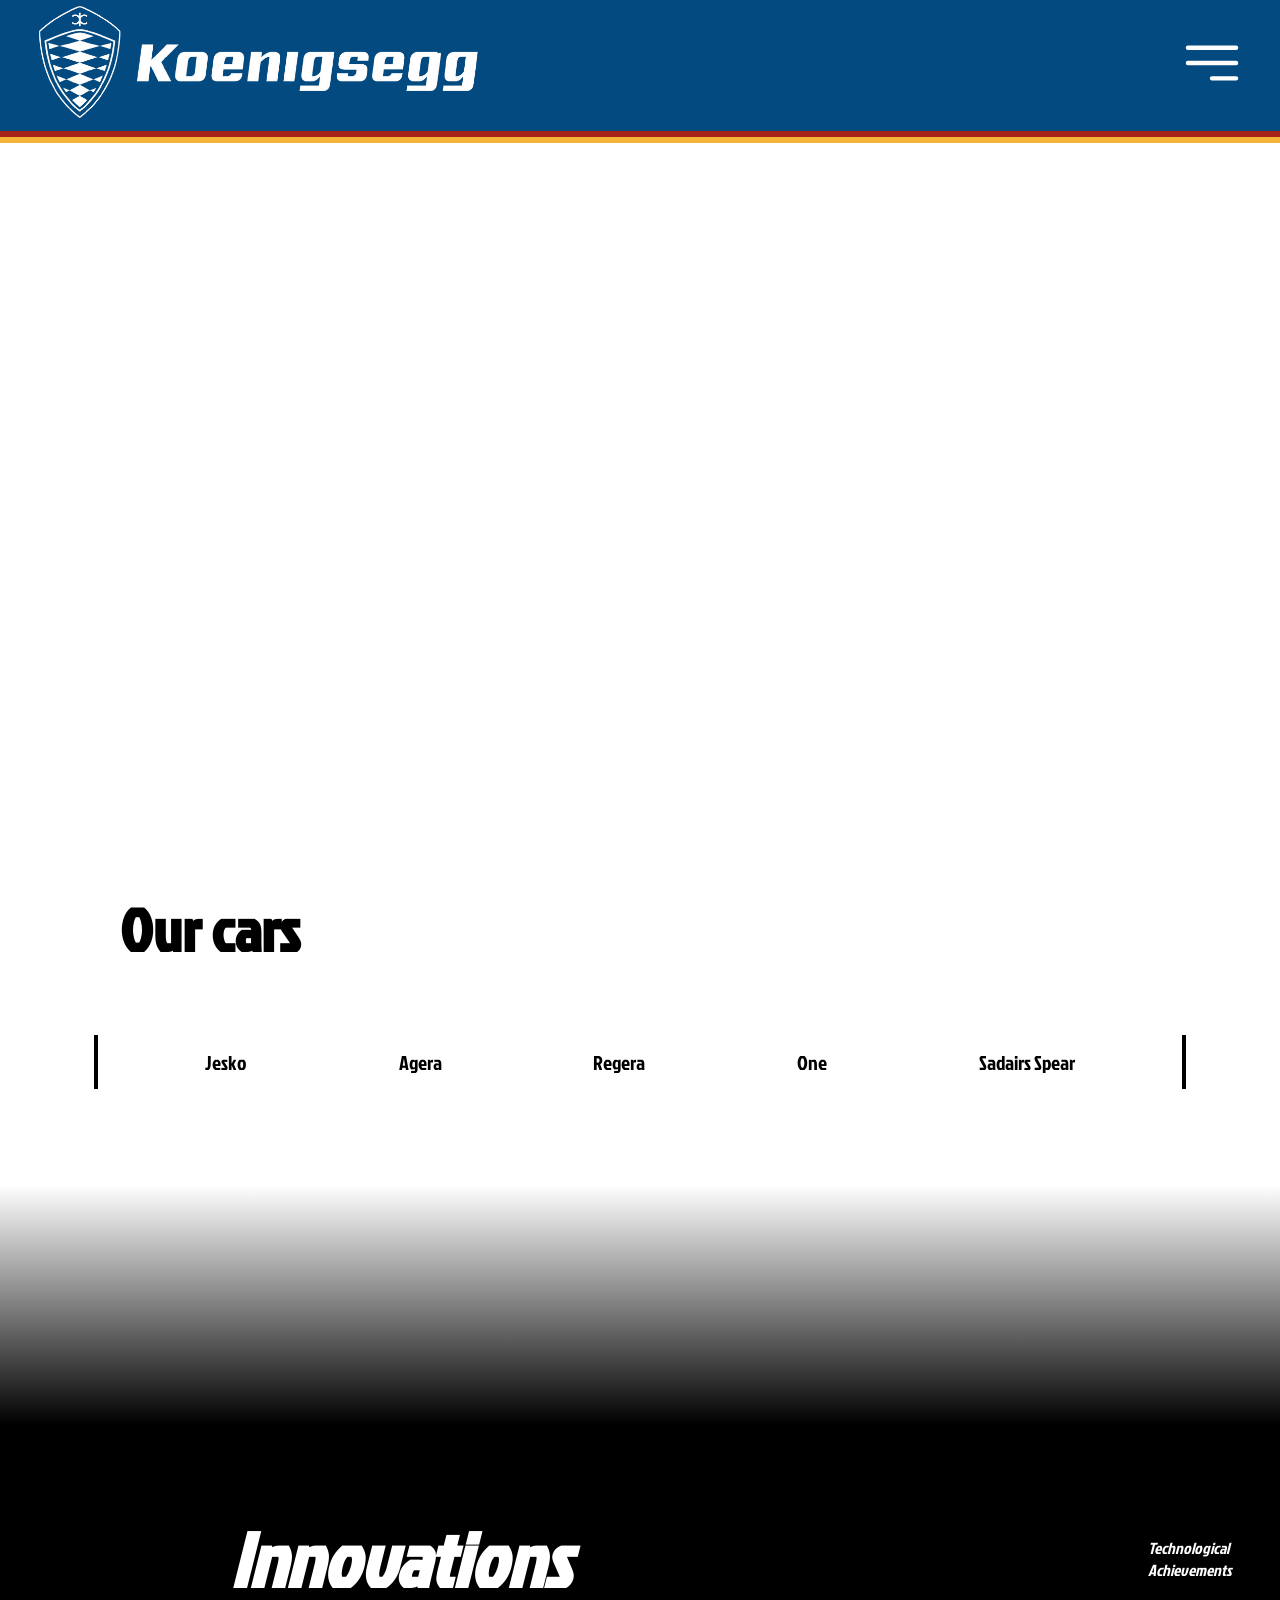
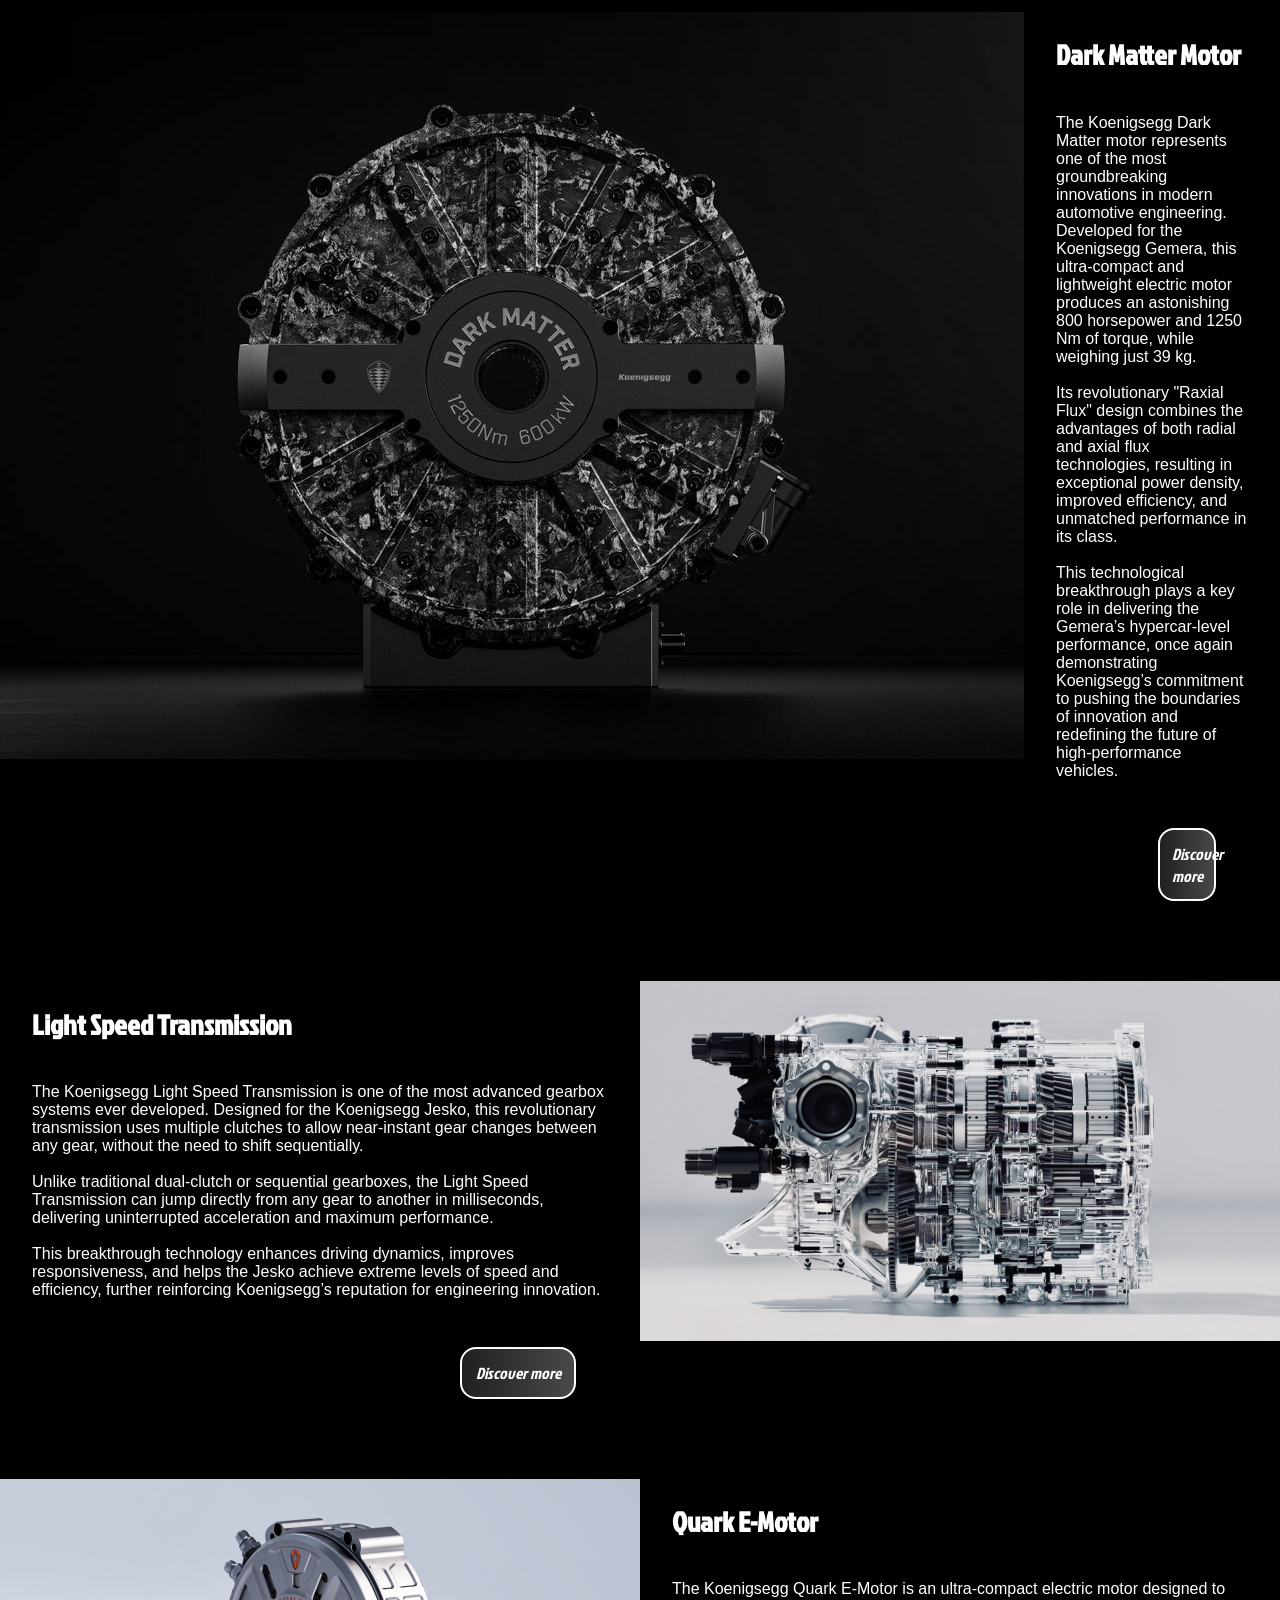
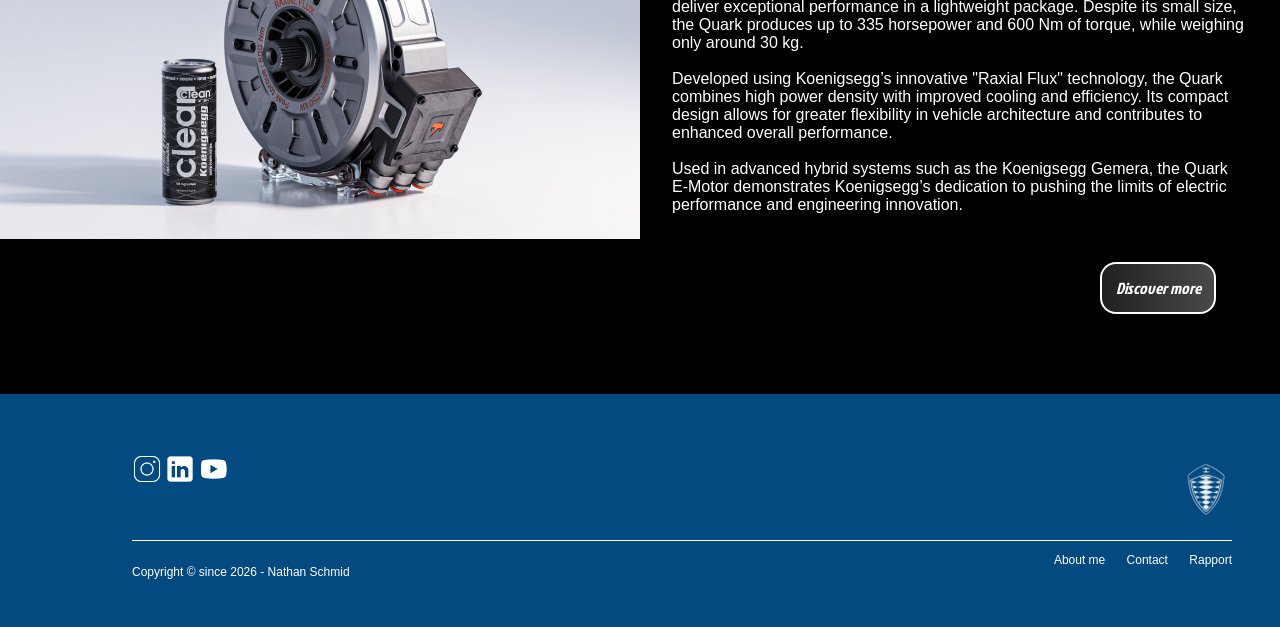
<file: index.html>
<!DOCTYPE html>
<html lang="en">
<head>
    <meta charset="UTF-8">
    <meta name="viewport" content="width=device-width, initial-scale=1.0">
    <link href="https://fonts.googleapis.com/css2?family=Jockey+One&display=swap" rel="stylesheet">
    <link rel="stylesheet" href="media/style.css">
    <link rel="stylesheet" href="media/index.css">
    <link rel="icon" href="media/img/phantom.jpg" >
    <title>Koenigsegg - Home</title>
</head>
<body>
    <header>
    <a href="index.html"><img src="media/img/koenigsegg.png" alt="logo koenigsegg" width="500"></a>
        

        <button popovertarget="menu">
            <svg xmlns="http://www.w3.org/2000/svg" viewBox="0 0 24 24" fill="currentColor" class="size-6">
                <path fill-rule="evenodd" d="M3 6.75A.75.75 0 0 1 3.75 6h16.5a.75.75 0 0 1 0 1.5H3.75A.75.75 0 0 1 3 6.75ZM3 12a.75.75 0 0 1 .75-.75h16.5a.75.75 0 0 1 0 1.5H3.75A.75.75 0 0 1 3 12Zm8.25 5.25a.75.75 0 0 1 .75-.75h8.25a.75.75 0 0 1 0 1.5H12a.75.75 0 0 1-.75-.75Z" clip-rule="evenodd" />
            </svg>
        </button>
        
        <nav popover role="menu" id="menu">
            <button popovertarget="menu" popovertargetaction="hide">
                <svg xmlns="http://w3.org" viewBox="0 0 24 24" width="24" height="24">
                    <path d="M18 6L6 18M6 6l12 12" stroke="white" stroke-width="2" stroke-linecap="round" stroke-linejoin="round"/>
                </svg>

            </button>

            <div>
                <ul class="avantderoulant">
                    <li><a href="index.html">Home</a></li>
                </ul>

                <input type="checkbox" id="check-menu" class="check-menu">
                <label for="check-menu" class="label-menu"> Cars ▼</label>


                <div class="sous-menu-wrapper">
                    <ul class="sous-menu">
                        <li><a class="car" href="jesko.html">Jesko</a></li>
                        <li><a class="car" href="agera.html">Agera</a></li>
                        <li><a class="car" href="regera.html">Regera</a></li>
                        <li><a class="car" href="one1.html">One:1</a></li>
                        <li><a class="car" href="sadairsSpear.html">Sadairs Spear</a></li>
                    </ul>
                </div>
                
                <ul class="apresderoulant">
                    <li><a href="brand.html">History</a></li>
                    <li><a href="contact.html">Contact</a></li>
                </ul>
            </div>
           
        </nav>
        <div class="rouge"></div>
        <div class="jaunne"></div>
    </header>

    <main>
    
      <video src="media/video/part2.mp4" width="100%" height="1%" autoplay muted loop></video>

      <h1 class="carstitre">Our cars</h1>

      <div class="voitures">
        <div class="trait"></div>
        <a href="jesko.html" class="hovjesko"><p>Jesko</p></a>
        <a href="agera.html" class="hovagera"><p>Agera</p></a>
        <a href="regera.html" class="hovregera"><p>Regera</p></a>
        <a href="one1.html" class="hovone"><p>One</p></a>
        <a href="sadairsSpear.html" class="hovsadairs"><p>Sadairs Spear</p></a>
        <div class="trait"></div>
      </div>

      <div class="intersection"></div>
       
    <div class="fond">
        <div class="titre">
            <h1>Innovations</h1>
            <p>Technological <br> Achievements</p>
        </div>

        <div class="innovations">
            <img src="media/img/DarkMatter2cFixed-1_1024x1024.jpeg" width="100%" height="1%" alt="">
            <div class="texte">
                <h2>Dark Matter Motor</h2>
                <p>
                    The Koenigsegg Dark Matter motor represents one of the most groundbreaking innovations in modern automotive engineering. 
                    Developed for the Koenigsegg Gemera, this ultra-compact and lightweight electric motor produces an astonishing 
                    800 horsepower and 1250 Nm of torque, while weighing just 39 kg.
                    <br><br>
                    Its revolutionary "Raxial Flux" design combines the advantages of both radial and axial flux technologies, 
                    resulting in exceptional power density, improved efficiency, and unmatched performance in its class.
                    <br><br>
                    This technological breakthrough plays a key role in delivering the Gemera’s hypercar-level performance, 
                    once again demonstrating Koenigsegg’s commitment to pushing the boundaries of innovation and redefining 
                    the future of high-performance vehicles.
                </p>
                <a href="https://www.koenigsegg.com/dark-matter">Discover more</a>
            </div>
        </div>


        <div class="innovations" id="innovalve">

            <div class="texte">
                <h2>Light Speed Transmission</h2>
                <p>
                    The Koenigsegg Light Speed Transmission is one of the most advanced gearbox systems ever developed. 
                    Designed for the Koenigsegg Jesko, this revolutionary transmission uses multiple clutches to allow 
                    near-instant gear changes between any gear, without the need to shift sequentially.
                    <br><br>
                    Unlike traditional dual-clutch or sequential gearboxes, the Light Speed Transmission can jump directly 
                    from any gear to another in milliseconds, delivering uninterrupted acceleration and maximum performance.
                    <br><br>
                    This breakthrough technology enhances driving dynamics, improves responsiveness, and helps the Jesko 
                    achieve extreme levels of speed and efficiency, further reinforcing Koenigsegg’s reputation for 
                    engineering innovation.
                </p>
                <a href="https://www.koenigsegg.com/lst">Discover more</a>
            </div>
            <img src="media/img/lst.png" alt="" width="50%" height="1%">
        </div>

        <div class="innovations">
            <img src="media/img/quarkemotor.webp" alt="" width="50%" height="1%">
            <div class="texte">
                <h2>Quark E-Motor</h2>
                <p>
                    The Koenigsegg Quark E-Motor is an ultra-compact electric motor designed to deliver exceptional 
                    performance in a lightweight package. Despite its small size, the Quark produces up to 
                    335 horsepower and 600 Nm of torque, while weighing only around 30 kg.
                    <br><br>
                    Developed using Koenigsegg’s innovative "Raxial Flux" technology, the Quark combines high power 
                    density with improved cooling and efficiency. Its compact design allows for greater flexibility 
                    in vehicle architecture and contributes to enhanced overall performance.
                    <br><br>
                    Used in advanced hybrid systems such as the Koenigsegg Gemera, the Quark E-Motor demonstrates 
                    Koenigsegg’s dedication to pushing the limits of electric performance and engineering innovation.
                </p>
                <a href="https://www.koenigsegg.com/quark-emotor">Discover more</a>
            </div>
        </div>

    </div>
    </main>

    <footer>      
        <div class="logofooter">
            <div>
                <a href="https://www.instagram.com/nthn.aa_?igsh=MWwzcHpuMXV5NW5lZg%3D%3D&utm_source=qr"><img src="media/img/instagram.png" alt="instagram" width="30"></a>
                <a href="https://www.linkedin.com/in/nathan-schmid-5030b23a5?utm_source=share&utm_campaign=share_via&utm_content=profile&utm_medium"><img src="media/img/linkedin.png" alt="linkedin" width="30"></a>
                <a href="https://www.youtube.com/watch?v=rBPCQQZN2wk"><img src="media/img/youtube.png" alt="youtube" width="30"></a>
            </div>
            <a href="index.html"><img src="media/img/Koenigsegg-Logo.png" alt="logokoenigsegg" width="100"></a>
        </div>
        <div class="trait"></div>
        <div class="basfooter">
            <p>Copyright © since 2026 - Nathan Schmid</p>
            <section>
                <a href="me.html">About me</a>
                <a href="contact.html">Contact</a>
                <a href="rapport.html">Rapport</a>
            </section>
        </div>
    </footer>
</body>
</html>
</file>
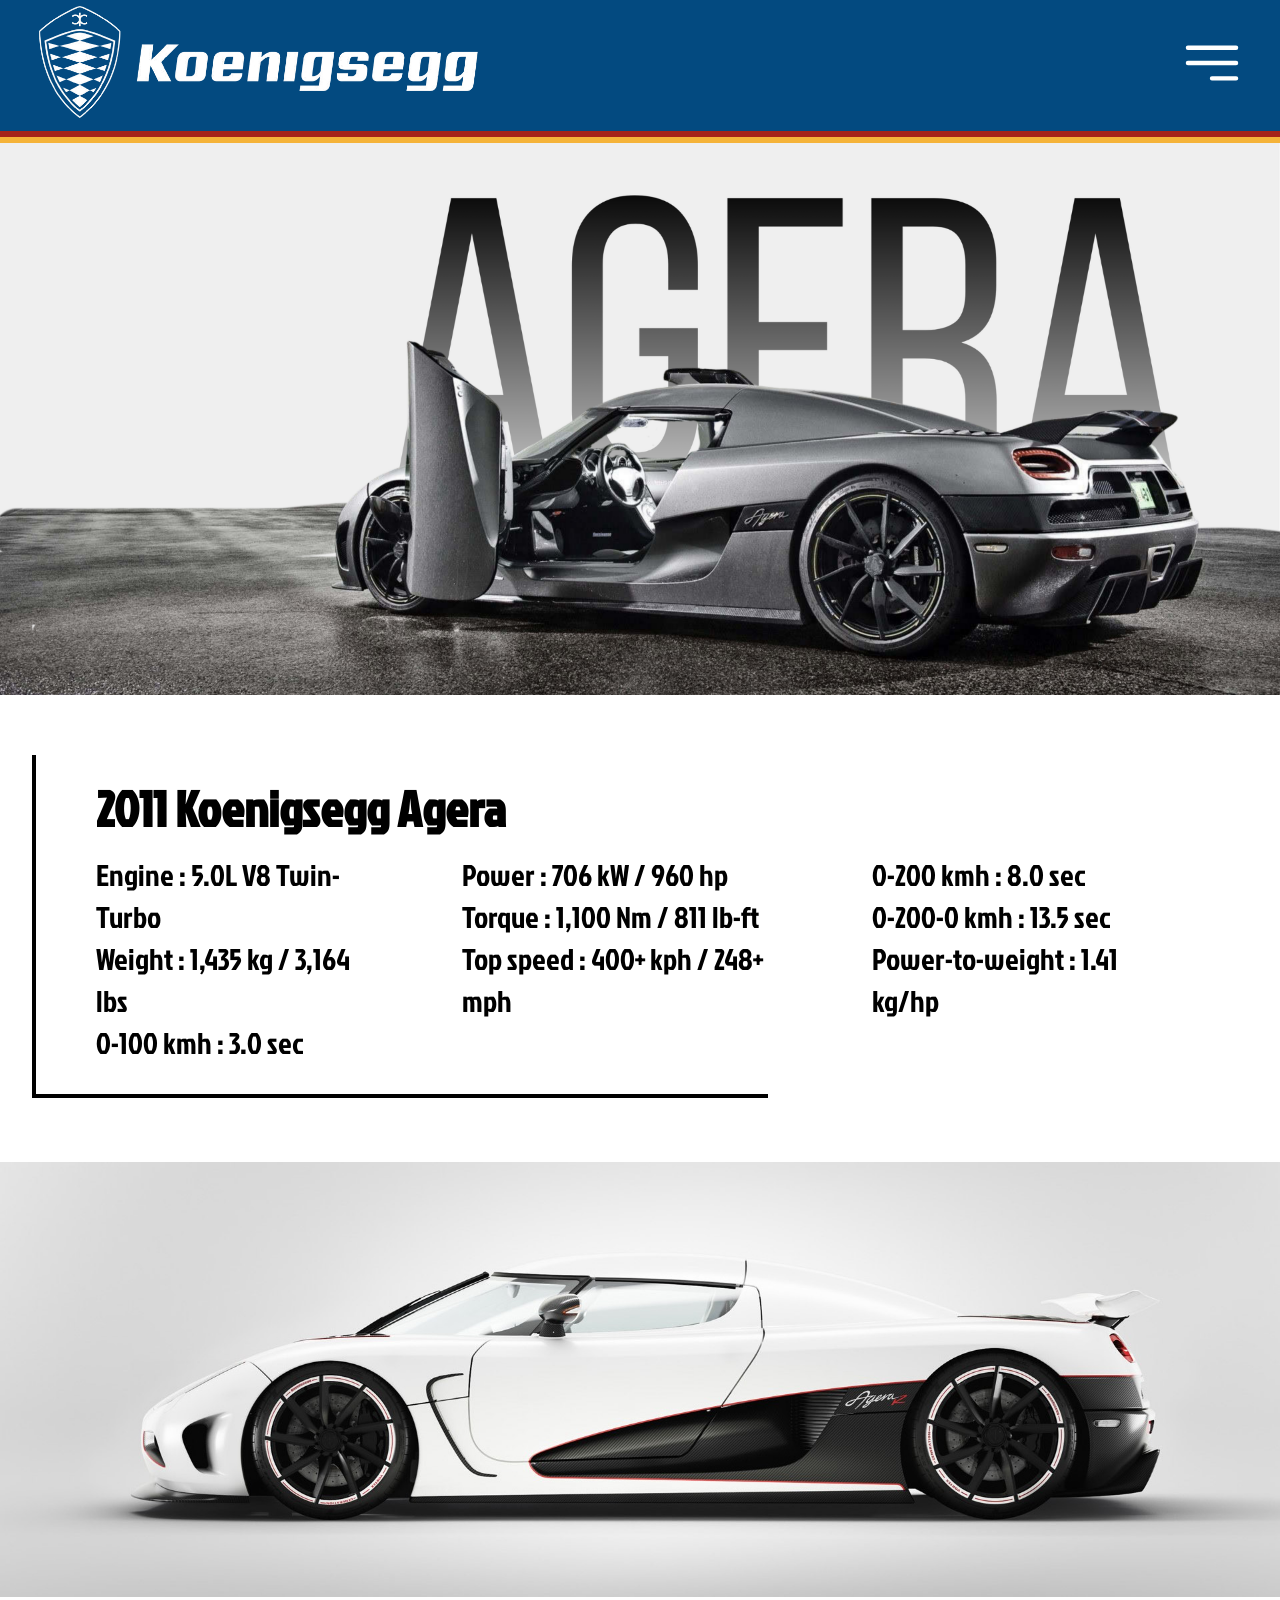
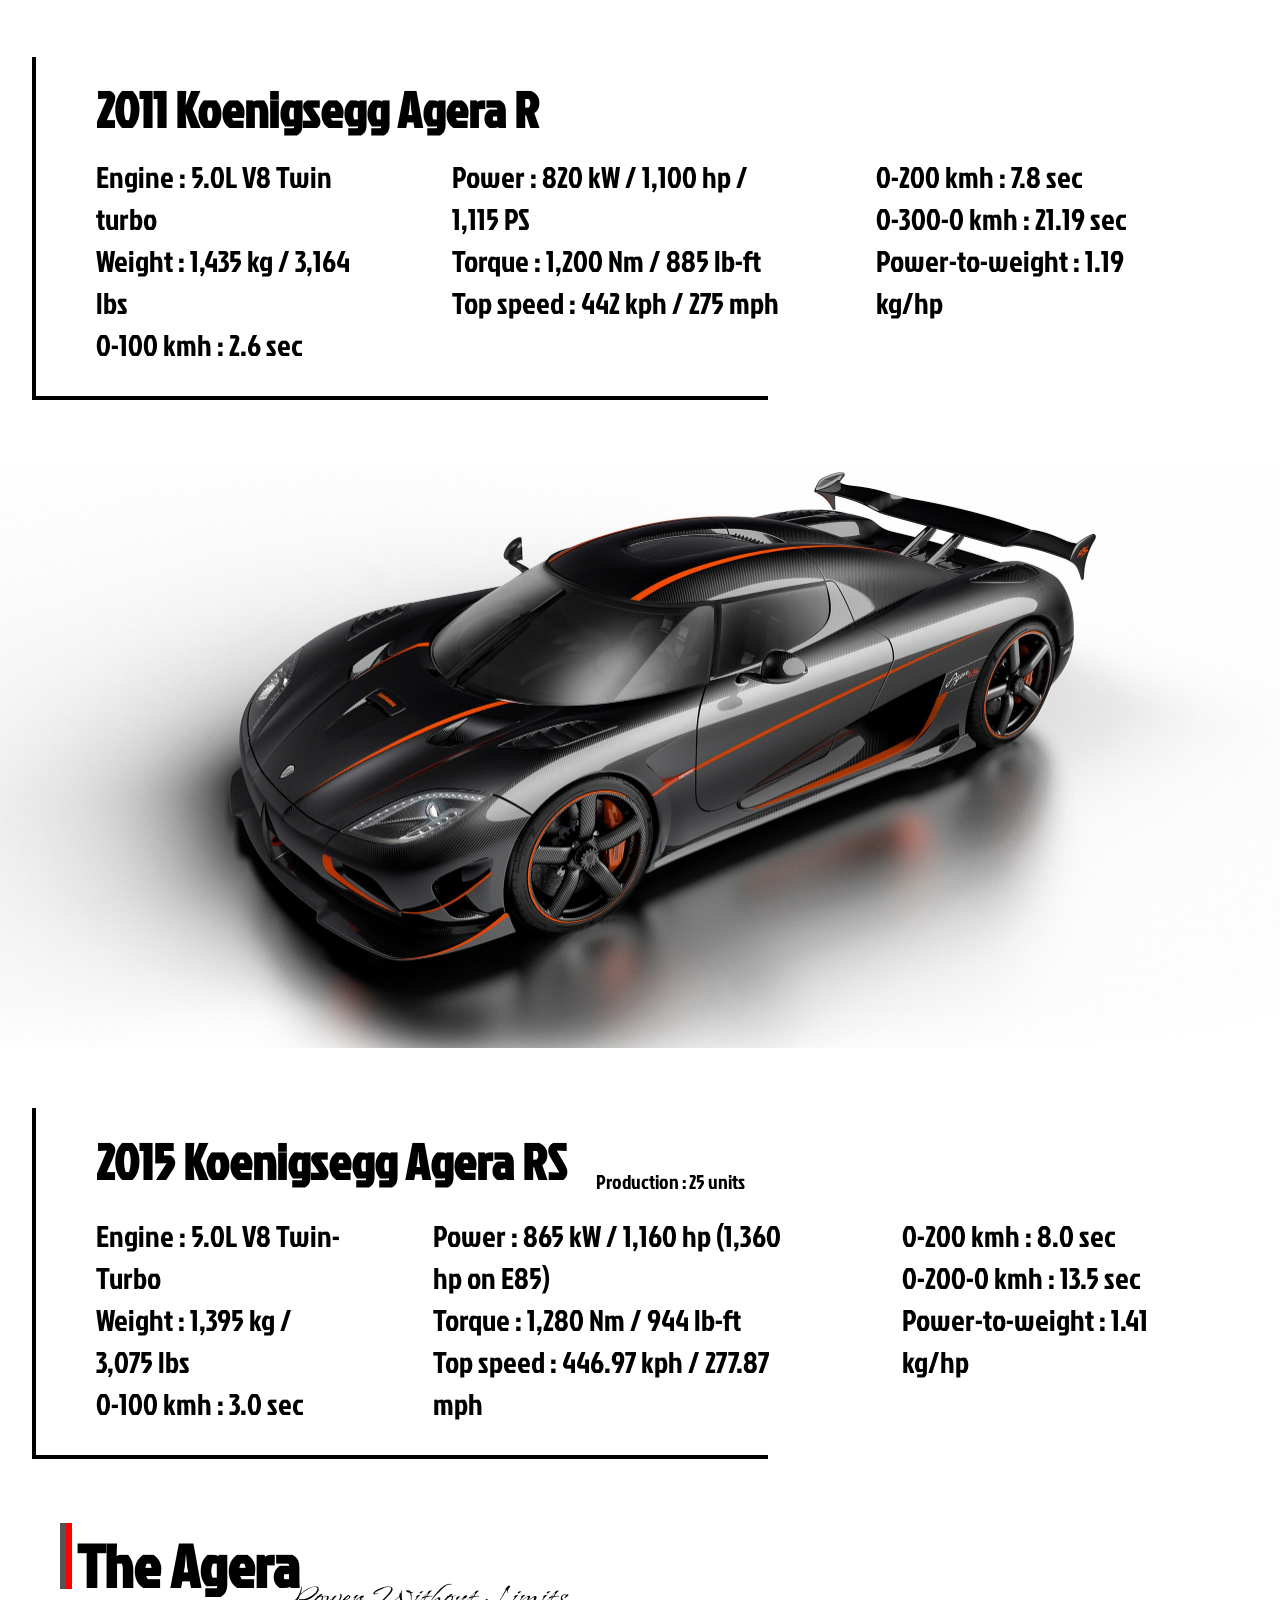
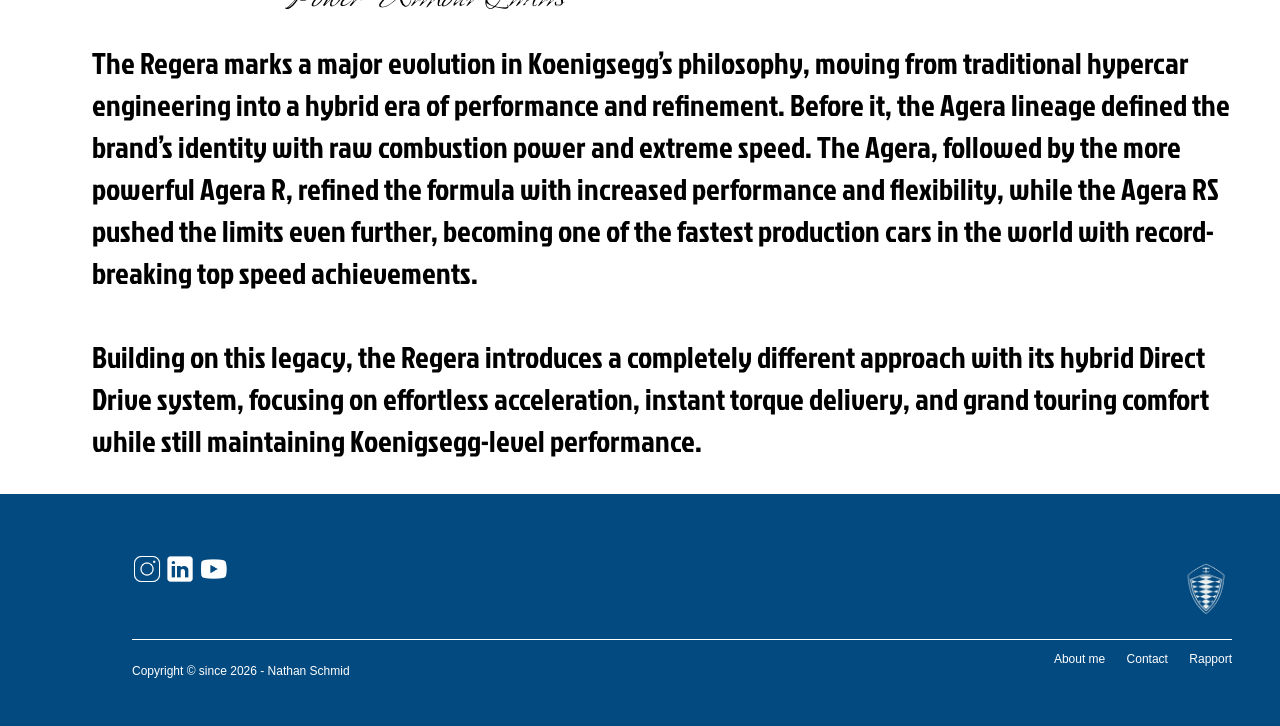
<file: agera.html>
<!DOCTYPE html>
<html lang="en">
<head>
    <meta charset="UTF-8">
    <meta name="viewport" content="width=device-width, initial-scale=1.0">
    <link rel="stylesheet" href="media/style.css">
    <link href="https://fonts.googleapis.com/css2?family=Jockey+One&display=swap" rel="stylesheet">
    <link href="https://fonts.googleapis.com/css2?family=Island+Moments&display=swap" rel="stylesheet">
    <link rel="icon" href="media/img/phantom.jpg" >
    <title>Koenigsegg - Agera</title>
</head>
<body>
     <header>
    <a href="index.html"><img src="media/img/koenigsegg.png" alt="logo koenigsegg" width="500"></a>
        

        <button popovertarget="menu">
            <svg xmlns="http://www.w3.org/2000/svg" viewBox="0 0 24 24" fill="currentColor" class="size-6">
                <path fill-rule="evenodd" d="M3 6.75A.75.75 0 0 1 3.75 6h16.5a.75.75 0 0 1 0 1.5H3.75A.75.75 0 0 1 3 6.75ZM3 12a.75.75 0 0 1 .75-.75h16.5a.75.75 0 0 1 0 1.5H3.75A.75.75 0 0 1 3 12Zm8.25 5.25a.75.75 0 0 1 .75-.75h8.25a.75.75 0 0 1 0 1.5H12a.75.75 0 0 1-.75-.75Z" clip-rule="evenodd" />
            </svg>
        </button>
        
        <nav popover role="menu" id="menu">
            <button popovertarget="menu" popovertargetaction="hide">
                <svg xmlns="http://w3.org" viewBox="0 0 24 24" width="24" height="24">
                    <path d="M18 6L6 18M6 6l12 12" stroke="white" stroke-width="2" stroke-linecap="round" stroke-linejoin="round"/>
                </svg>

            </button>

            <div>
                <ul class="avantderoulant">
                    <li><a href="index.html">Home</a></li>
                </ul>

                <input type="checkbox" id="check-menu" class="check-menu">
                <label for="check-menu" class="label-menu"> Cars ▼</label>

                <div class="sous-menu-wrapper">
                    <ul class="sous-menu">
                        <li><a class="car" href="jesko.html">Jesko</a></li>
                        <li><a class="car" href="agera.html">Agera</a></li>
                        <li><a class="car" href="regera.html">Regera</a></li>
                        <li><a class="car" href="one1.html">One:1</a></li>
                        <li><a class="car" href="sadairsSpear.html">Sadairs Spear</a></li>
                    </ul>
                </div>
                <ul class="apresderoulant">
                    <li><a href="brand.html">History</a></li>
                    <li><a href="contact.html">Contact</a></li>
                </ul>
            </div>
           
        </nav>
        <div class="rouge"></div>
        <div class="jaunne"></div>
    </header>

    <main>

        <img src="media/img/AGERA1.png" alt="2011 Koenigsegg Agera" width="100%">
            <div class="description">
                <section class="traits">
                    <div class="traitcoter"></div>
                        <div>
                            <h1>2011 Koenigsegg Agera</h1>
                            <div class="text">
                                <p>
                                    Engine : 5.0L V8 Twin-Turbo <br>
                                    Weight : 1,435 kg / 3,164 lbs <br>
                                    0-100 kmh : 3.0 sec
                                </p>
                                <p>
                                    Power : 706 kW / 960 hp <br>
                                    Torque : 1,100 Nm / 811 lb-ft <br>
                                    Top speed :  400+ kph / 248+ mph
                                </p>
                                <p>
                                    0-200 kmh : 8.0 sec <br>
                                    0-200-0 kmh : 13.5 sec <br>
                                    Power-to-weight : 1.41 kg/hp
                                </p>
                            </div>
                        </div>
                </section>
                <div class="trait"></div>
            </div>

    <img src="media/img/2011-Koenigsegg-Agera-R-003-1080.jpg" alt="2011-Koenigsegg-Agera-R" width="100%">

            <div class="description">
                <section class="traits">
                    <div class="traitcoter"></div>
                        <div>
                            <h1>2011 Koenigsegg Agera R</h1>
                            <div class="text">
                                <p>
                                    Engine : 5.0L V8 Twin turbo <br>
                                    Weight : 1,435 kg / 3,164 lbs <br>
                                    0-100 kmh : 2.6 sec
                                </p>
                                <p>
                                    Power : 820 kW / 1,100 hp / 1,115 PS <br>
                                    Torque : 1,200 Nm / 885 lb-ft <br>
                                    Top speed :  442 kph / 275 mph
                                </p>
                                <p>
                                    0-200 kmh : 7.8 sec <br>
                                    0-300-0 kmh : 21.19 sec <br>
                                    Power-to-weight : 1.19 kg/hp
                                </p>
                            </div>
                        </div>
                </section>
                <div class="trait"></div>
            </div>

            <img src="media/img/2015-Koenigsegg-Agera-RS-001-1600.jpg" alt="2015 Koenigsegg Agera RS" width="100%">
            <div class="description">
                <section class="traits">
                    <div class="traitcoter"></div>
                        <div>
                            <h1>2015 Koenigsegg Agera RS</h1>
                            <p class="aprestitre" id="ageraapres">Production : 25 units</p>
                            <div class="text">
                                <p>
                                    Engine : 5.0L V8 Twin-Turbo <br>
                                    Weight : 1,395 kg / 3,075 lbs <br>
                                    0-100 kmh : 3.0 sec
                                </p>
                                <p>
                                    Power : 865 kW / 1,160 hp (1,360 hp on E85) <br>
                                    Torque : 1,280 Nm / 944 lb-ft <br>
                                    Top speed :  446.97 kph / 277.87 mph
                                </p>
                                <p>
                                    0-200 kmh : 8.0 sec <br>
                                    0-200-0 kmh : 13.5 sec <br>
                                    Power-to-weight : 1.41 kg/hp
                                </p>
                            </div>
                        </div>
                </section>
                <div class="trait"></div>
            </div>  
    </main>

    <h1 class="titrebas">
    <div class="traitfin" id="noir"></div>
    <div class="traitfin" id="rouge"></div>
        The Agera
    </h1>

    <p class="soustitre" id="sousagera">Power Without Limits</p>
    
    <div class="description">
        <p class="text">
            The Regera marks a major evolution in Koenigsegg’s philosophy, moving from traditional hypercar engineering 
            into a hybrid era of performance and refinement. Before it, the Agera lineage defined the brand’s identity 
            with raw combustion power and extreme speed. The Agera, followed by the more powerful Agera R, refined the 
            formula with increased performance and flexibility, while the Agera RS pushed the limits even further, 
            becoming one of the fastest production cars in the world with record-breaking top speed achievements.

            <br><br>

            Building on this legacy, the Regera introduces a completely different approach with its hybrid Direct Drive 
            system, focusing on effortless acceleration, instant torque delivery, and grand touring comfort while still 
            maintaining Koenigsegg-level performance.
        </p>
    </div>

      <footer>       
        <div class="logofooter">
            <div>
                <a href="https://www.instagram.com/nthn.aa_?igsh=MWwzcHpuMXV5NW5lZg%3D%3D&utm_source=qr"><img src="media/img/instagram.png" alt="instagram" width="30"></a>
                <a href="https://www.linkedin.com/in/nathan-schmid-5030b23a5?utm_source=share&utm_campaign=share_via&utm_content=profile&utm_medium"><img src="media/img/linkedin.png" alt="linkedin" width="30"></a>
                <a href="https://www.youtube.com/watch?v=rBPCQQZN2wk"><img src="media/img/youtube.png" alt="youtube" width="30"></a>
            </div>
            <a href="index.html"><img src="media/img/Koenigsegg-Logo.png" alt="logokoenigsegg" width="100"></a>
        </div>
        <div class="trait"></div>
        <div class="basfooter">
            <p>Copyright © since 2026 - Nathan Schmid</p>
             <section>
                <a href="me.html">About me</a>
                <a href="contact.html">Contact</a>
                <a href="rapport.html">Rapport</a>
            </section>
        </div>
    </footer>
</body>
</html>
</file>
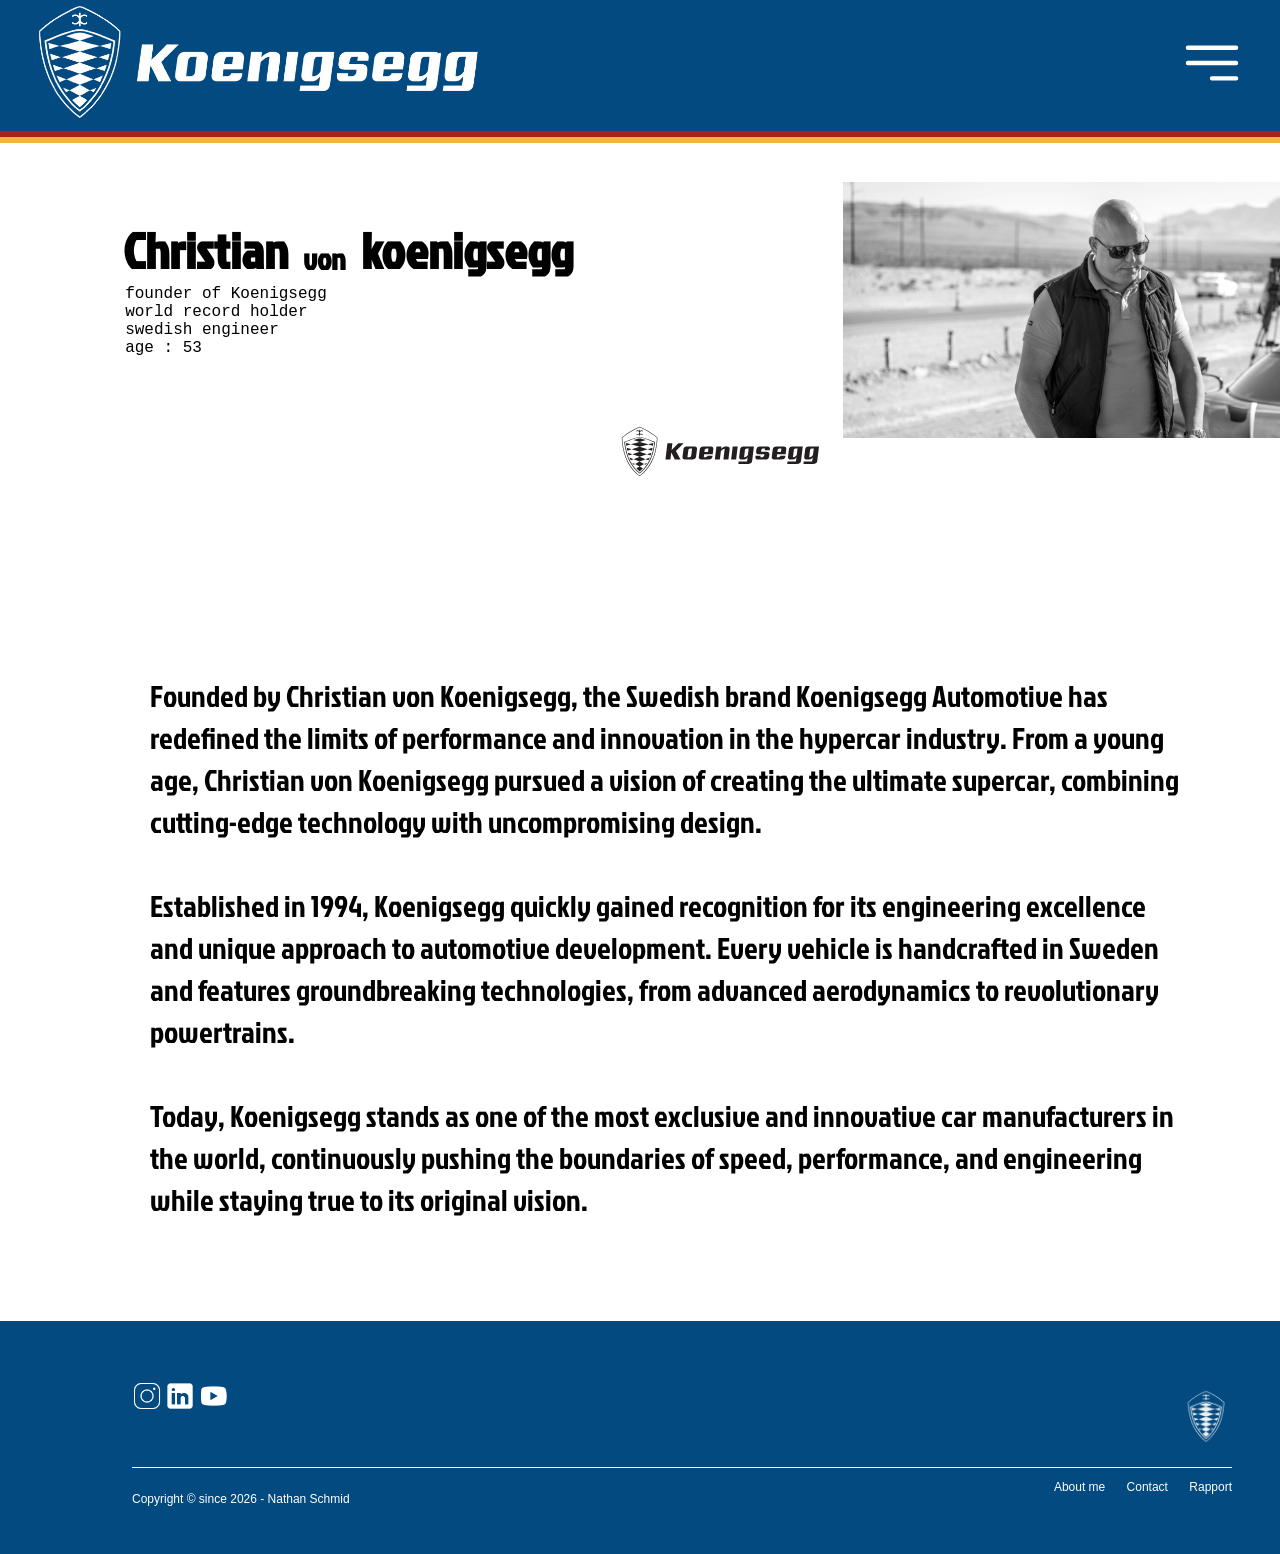
<file: brand.html>
<!DOCTYPE html>
<html lang="en">
<head>
    <meta charset="UTF-8">
    <meta name="viewport" content="width=device-width, initial-scale=1.0">
    <link href="https://fonts.googleapis.com/css2?family=Jockey+One&display=swap" rel="stylesheet">
    <link rel="stylesheet" href="media/style.css">
    <link rel="stylesheet" href="media/brand.css">
    <link rel="icon" href="media/img/phantom.jpg" >
    <title>Koenigsegg - History</title>
</head>
<body>
    <header>
    <a href="index.html"><img src="media/img/koenigsegg.png" alt="logo koenigsegg" width="500"></a>
        

        <button popovertarget="menu">
            <svg xmlns="http://www.w3.org/2000/svg" viewBox="0 0 24 24" fill="currentColor" class="size-6">
                <path fill-rule="evenodd" d="M3 6.75A.75.75 0 0 1 3.75 6h16.5a.75.75 0 0 1 0 1.5H3.75A.75.75 0 0 1 3 6.75ZM3 12a.75.75 0 0 1 .75-.75h16.5a.75.75 0 0 1 0 1.5H3.75A.75.75 0 0 1 3 12Zm8.25 5.25a.75.75 0 0 1 .75-.75h8.25a.75.75 0 0 1 0 1.5H12a.75.75 0 0 1-.75-.75Z" clip-rule="evenodd" />
            </svg>
        </button>
        
        <nav popover role="menu" id="menu">
            <button popovertarget="menu" popovertargetaction="hide">
                <svg xmlns="http://w3.org" viewBox="0 0 24 24" width="24" height="24">
                    <path d="M18 6L6 18M6 6l12 12" stroke="white" stroke-width="2" stroke-linecap="round" stroke-linejoin="round"/>
                </svg>

            </button>

            <div>
                <ul class="avantderoulant">
                    <li><a href="index.html">Home</a></li>
                </ul>

                <input type="checkbox" id="check-menu" class="check-menu">
                <label for="check-menu" class="label-menu"> Cars ▼</label>

                <div class="sous-menu-wrapper">
                    <ul class="sous-menu">
                        <li><a class="car" href="jesko.html">Jesko</a></li>
                        <li><a class="car" href="agera.html">Agera</a></li>
                        <li><a class="car" href="regera.html">Regera</a></li>
                        <li><a class="car" href="one1.html">One:1</a></li>
                        <li><a class="car" href="sadairsSpear.html">Sadairs Spear</a></li>
                    </ul>
                </div>
                <ul class="apresderoulant">
                    <li><a href="brand.html">History</a></li>
                    <li><a href="contact.html">Contact</a></li>
                </ul>
            </div>
           
        </nav>
        <div class="rouge"></div>
        <div class="jaunne"></div>
    </header>

    <main>
        <div class="titletop">

            <div class="title">
                <h1>Christian <p>von</p> koenigsegg</h1>
                <p class="founder">founder of Koenigsegg
                    <br>world record holder
                    <br>swedish engineer
                    <br>age : 53 
                </p>
            </div>
            
            <img src="media/img/koenigsegg-logo.svg" alt="koenigsegg logo" class="imglogo">
            <img src="media/img/christian.jpg" alt="Christian von koenigsegg" width="40%" height="1%" class="noirblanc">
        </div>
        


        <div class="description" id="texte">
            <p class="text">
                Founded by Christian von Koenigsegg, the Swedish brand Koenigsegg Automotive has redefined the limits of 
                performance and innovation in the hypercar industry. From a young age, Christian von Koenigsegg pursued 
                a vision of creating the ultimate supercar, combining cutting-edge technology with uncompromising design.

                <br><br>

                Established in 1994, Koenigsegg quickly gained recognition for its engineering excellence and unique 
                approach to automotive development. Every vehicle is handcrafted in Sweden and features groundbreaking 
                technologies, from advanced aerodynamics to revolutionary powertrains.

                <br><br>

                Today, Koenigsegg stands as one of the most exclusive and innovative car manufacturers in the world, 
                continuously pushing the boundaries of speed, performance, and engineering while staying true to its 
                original vision.
            </p>
        </div>

    </main>

    <footer>      
        <div class="logofooter">
            <div>
                <a href="https://www.instagram.com/nthn.aa_?igsh=MWwzcHpuMXV5NW5lZg%3D%3D&utm_source=qr"><img src="media/img/instagram.png" alt="instagram" width="30"></a>
                <a href="https://www.linkedin.com/in/nathan-schmid-5030b23a5?utm_source=share&utm_campaign=share_via&utm_content=profile&utm_medium"><img src="media/img/linkedin.png" alt="linkedin" width="30"></a>
                <a href="https://www.youtube.com/watch?v=rBPCQQZN2wk"><img src="media/img/youtube.png" alt="youtube" width="30"></a>
            </div>
            <a href="index.html"><img src="media/img/Koenigsegg-Logo.png" alt="logokoenigsegg" width="100"></a>
        </div>
        <div class="trait"></div>
        <div class="basfooter">
            <p>Copyright © since 2026 - Nathan Schmid</p>
            <section>
                <a href="me.html">About me</a>
                <a href="contact.html">Contact</a>
                <a href="rapport.html">Rapport</a>
            </section>
        </div>
    </footer>
</body>
</html>
</file>
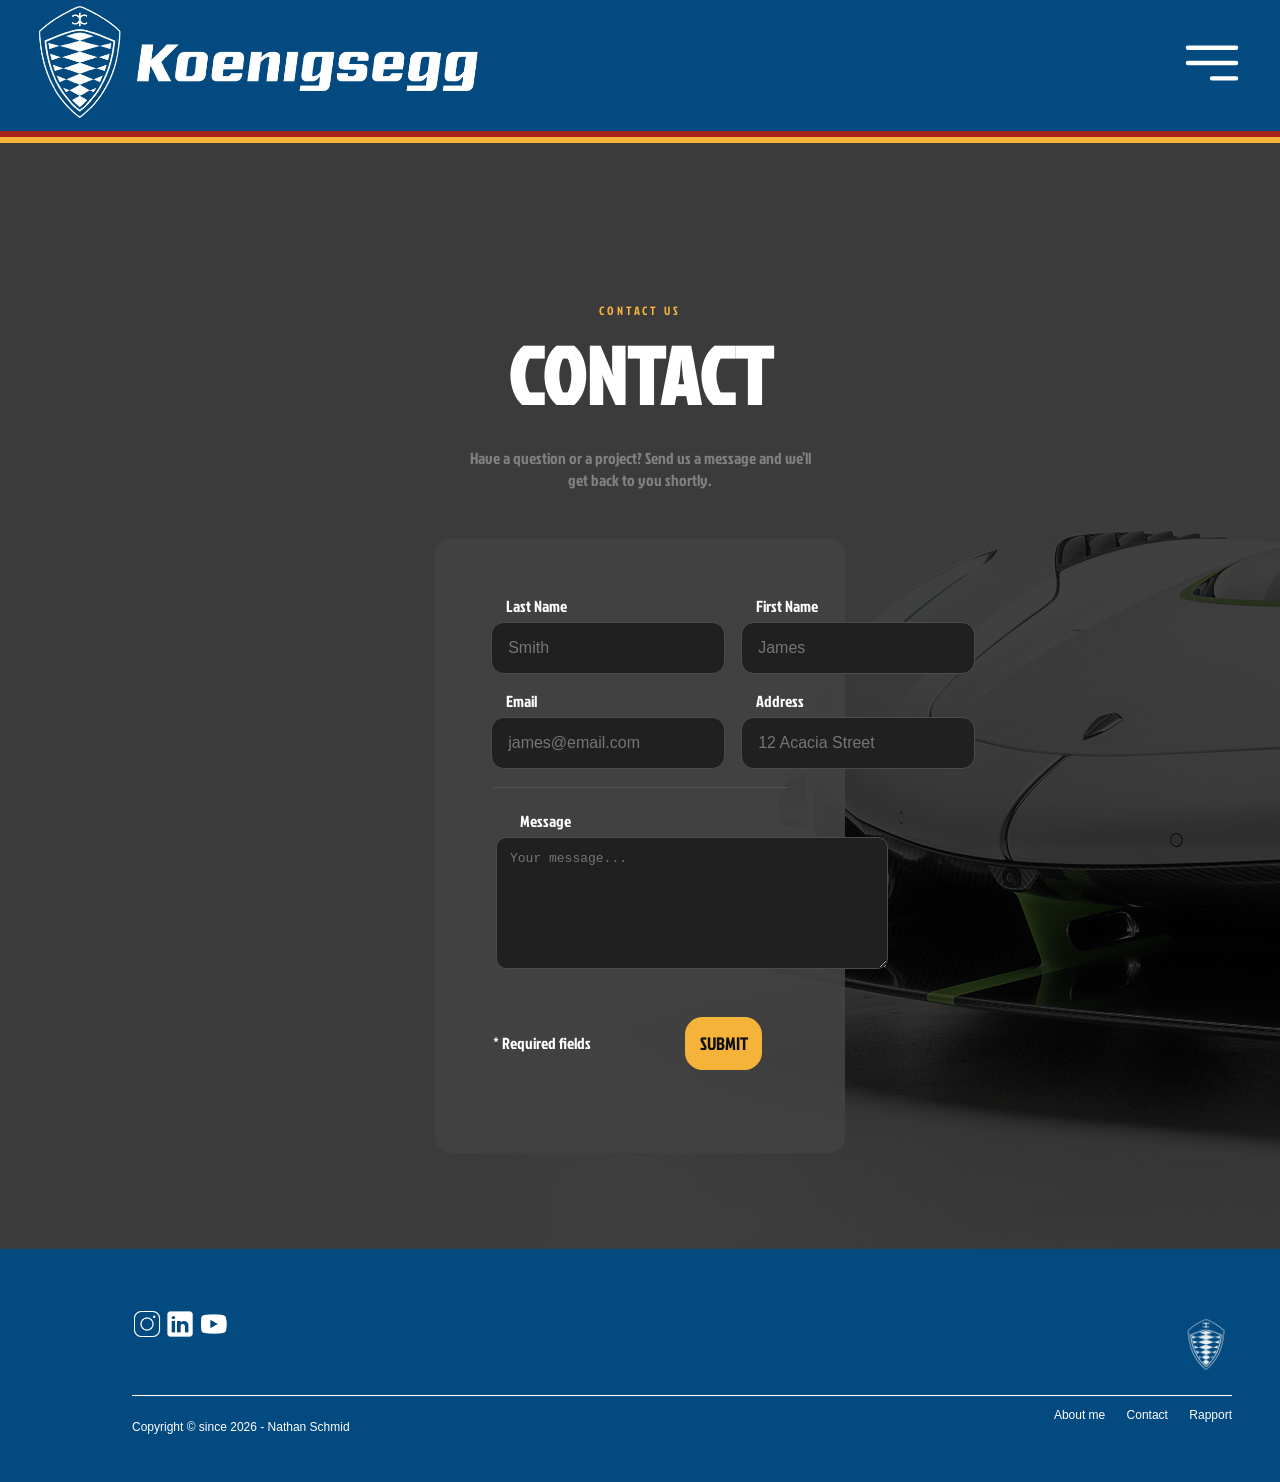
<file: contact.html>
<!DOCTYPE html>
<html lang="en">
<head>
    <meta charset="UTF-8">
    <meta name="viewport" content="width=device-width, initial-scale=1.0">
    <link rel="stylesheet" href="media/style.css">
    <link rel="stylesheet" href="media/contact.css">
    <link href="https://fonts.googleapis.com/css2?family=Jockey+One&display=swap" rel="stylesheet">
    <link rel="icon" href="media/img/phantom.jpg" >
    <title>Koenigsegg - Contact</title>
</head>
<body>
    <header>
    <a href="index.html"><img src="media/img/koenigsegg.png" alt="logo koenigsegg" width="500"></a>
        

        <button popovertarget="menu">
            <svg xmlns="http://www.w3.org/2000/svg" viewBox="0 0 24 24" fill="currentColor" class="size-6">
                <path fill-rule="evenodd" d="M3 6.75A.75.75 0 0 1 3.75 6h16.5a.75.75 0 0 1 0 1.5H3.75A.75.75 0 0 1 3 6.75ZM3 12a.75.75 0 0 1 .75-.75h16.5a.75.75 0 0 1 0 1.5H3.75A.75.75 0 0 1 3 12Zm8.25 5.25a.75.75 0 0 1 .75-.75h8.25a.75.75 0 0 1 0 1.5H12a.75.75 0 0 1-.75-.75Z" clip-rule="evenodd" />
            </svg>
        </button>
        
        <nav popover role="menu" id="menu">
            <button popovertarget="menu" popovertargetaction="hide">
                <svg xmlns="http://w3.org" viewBox="0 0 24 24" width="24" height="24">
                    <path d="M18 6L6 18M6 6l12 12" stroke="white" stroke-width="2" stroke-linecap="round" stroke-linejoin="round"/>
                </svg>

            </button>

            <div>
                <ul class="avantderoulant">
                    <li><a href="index.html">Home</a></li>
                </ul>

                <input type="checkbox" id="check-menu" class="check-menu">
                <label for="check-menu" class="label-menu"> Cars ▼</label>

                <div class="sous-menu-wrapper">
                    <ul class="sous-menu">
                        <li><a class="car" href="jesko.html">Jesko</a></li>
                        <li><a class="car" href="agera.html">Agera</a></li>
                        <li><a class="car" href="regera.html">Regera</a></li>
                        <li><a class="car" href="one1.html">One:1</a></li>
                        <li><a class="car" href="sadairsSpear.html">Sadairs Spear</a></li>
                    </ul>
                </div>
                <ul class="apresderoulant">
                    <li><a href="brand.html">History</a></li>
                    <li><a href="contact.html">Contact</a></li>
                </ul>
            </div>
           
        </nav>
        <div class="rouge"></div>
        <div class="jaunne"></div>
    </header>

    <main>
        <div class="marge"></div>

        <div class="hero">
            <p class="label">CONTACT US </p>
            <h1>CONTACT</h1>
            <p class="sub">Have a question or a project? Send us a message and we’ll get back to you shortly.</p>
        </div>

        <form class="message" action="https://formspree.io/f/mpwdgvzk" method="post">

            <div class="row-2">
                <div class="field">
                    <label for="nom">Last Name</label>
                    <input type="text" id="nom" name="nom" placeholder="Smith" required>
                </div>
                <div class="field">
                    <label for="prenom">First Name</label>
                    <input type="text" id="prenom" name="prenom" placeholder="James" required>
                </div>
            </div>

            <div class="row-2">
                <div class="field">
                    <label for="email">Email</label>
                    <input type="email" id="email" name="email" placeholder="james@email.com" required>
                </div>
                <div class="field">
                    <label for="adresse">Address</label>
                    <input type="text" id="adresse" name="adresse" placeholder="12 Acacia Street" required>
                </div>
            </div>

            <div class="divider"></div>

            <div class="field" id="mess">
                <label for="message-id" class="messouge">Message</label>
                <textarea id="message-id" name="message" placeholder="Your message..." required></textarea>
            </div>

            <div class="submit-row">
                <span class="hint">* Required fields</span>
                <button type="submit" class="btn-submit">SUBMIT</button>
            </div>

        </form>
    </main>

    <footer>      
        <div class="logofooter">
            <div>
                <a href="https://www.instagram.com/nthn.aa_?igsh=MWwzcHpuMXV5NW5lZg%3D%3D&utm_source=qr"><img src="media/img/instagram.png" alt="instagram" width="30"></a>
                <a href="https://www.linkedin.com/in/nathan-schmid-5030b23a5?utm_source=share&utm_campaign=share_via&utm_content=profile&utm_medium"><img src="media/img/linkedin.png" alt="linkedin" width="30"></a>
                <a href="https://www.youtube.com/watch?v=rBPCQQZN2wk"><img src="media/img/youtube.png" alt="youtube" width="30"></a>
            </div>
            <a href="index.html"><img src="media/img/Koenigsegg-Logo.png" alt="logokoenigsegg" width="100"></a>
        </div>
        <div class="trait"></div>
        <div class="basfooter">
            <p>Copyright © since 2026 - Nathan Schmid</p>
            <section>
                <a href="me.html">About me</a>
                <a href="contact.html">Contact</a>
                <a href="rapport.html">Rapport</a>
            </section>
        </div>
    </footer>
</body>
</html>
</file>
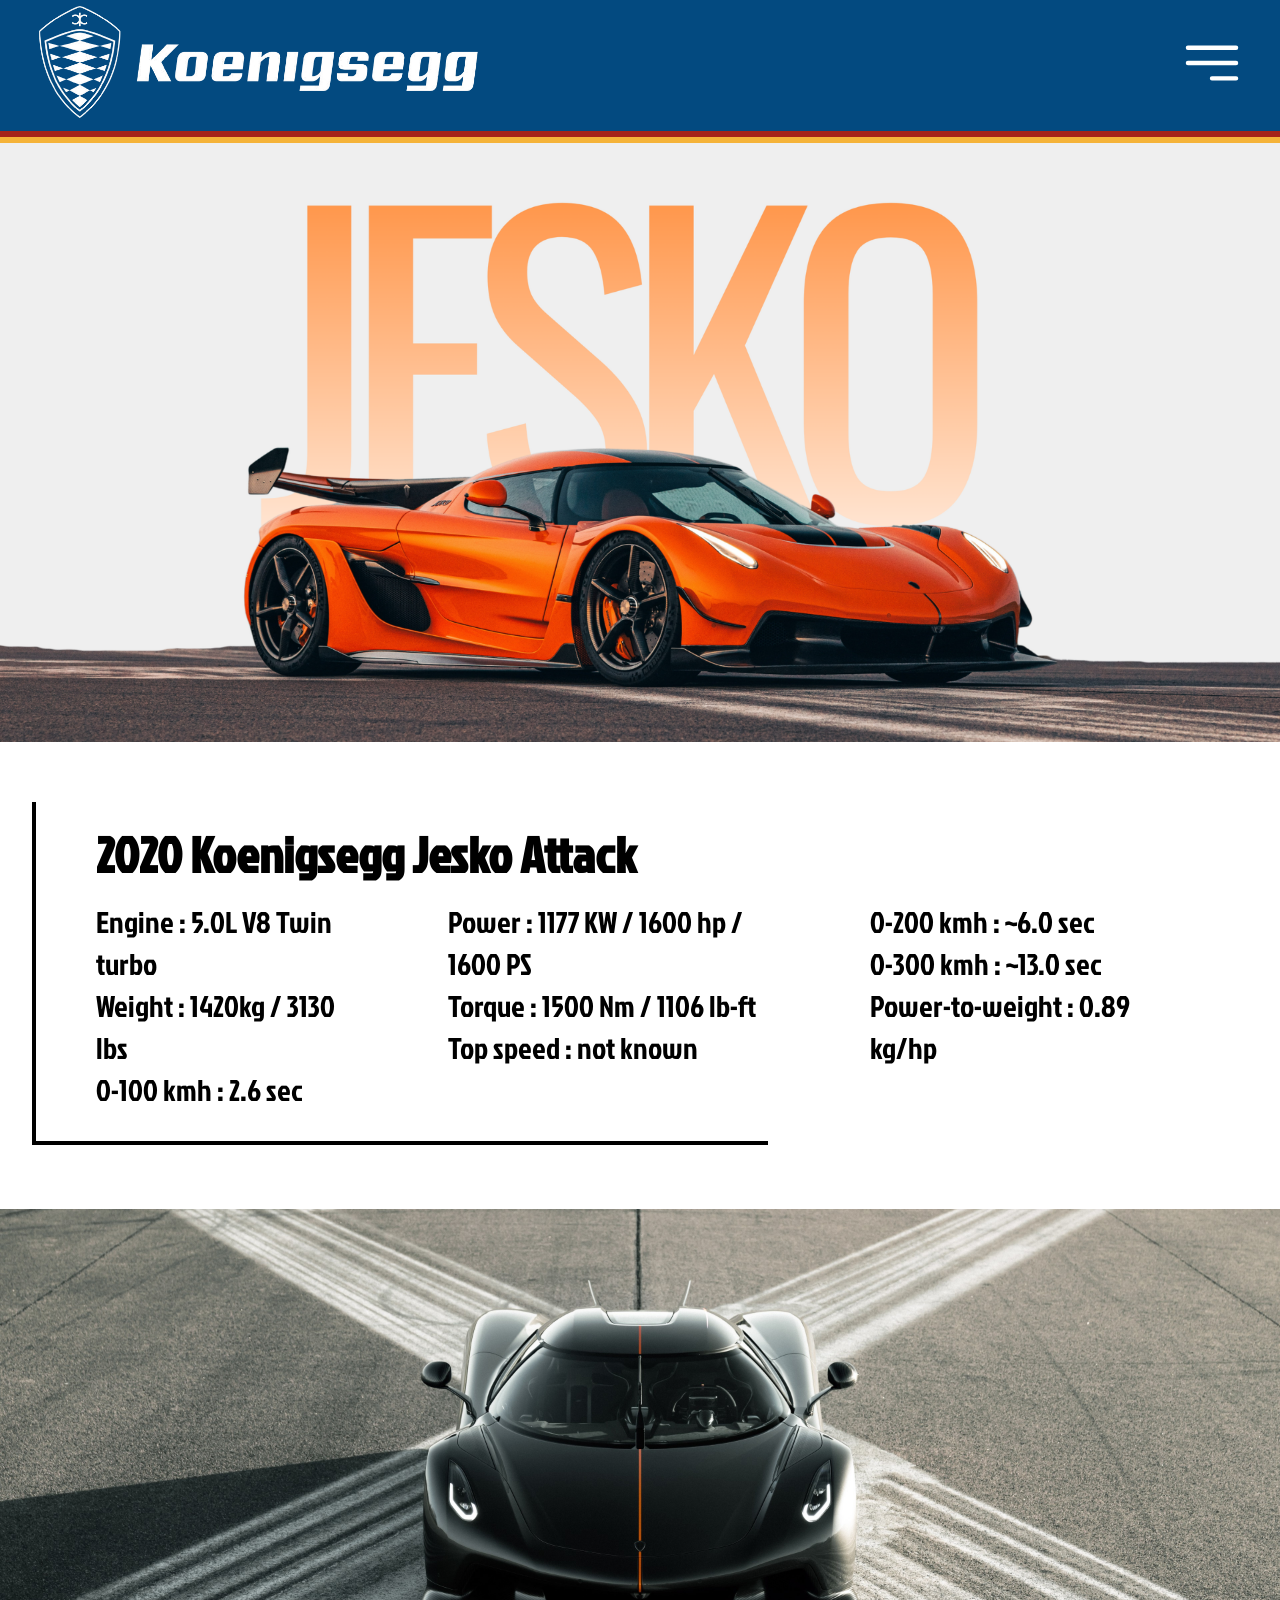
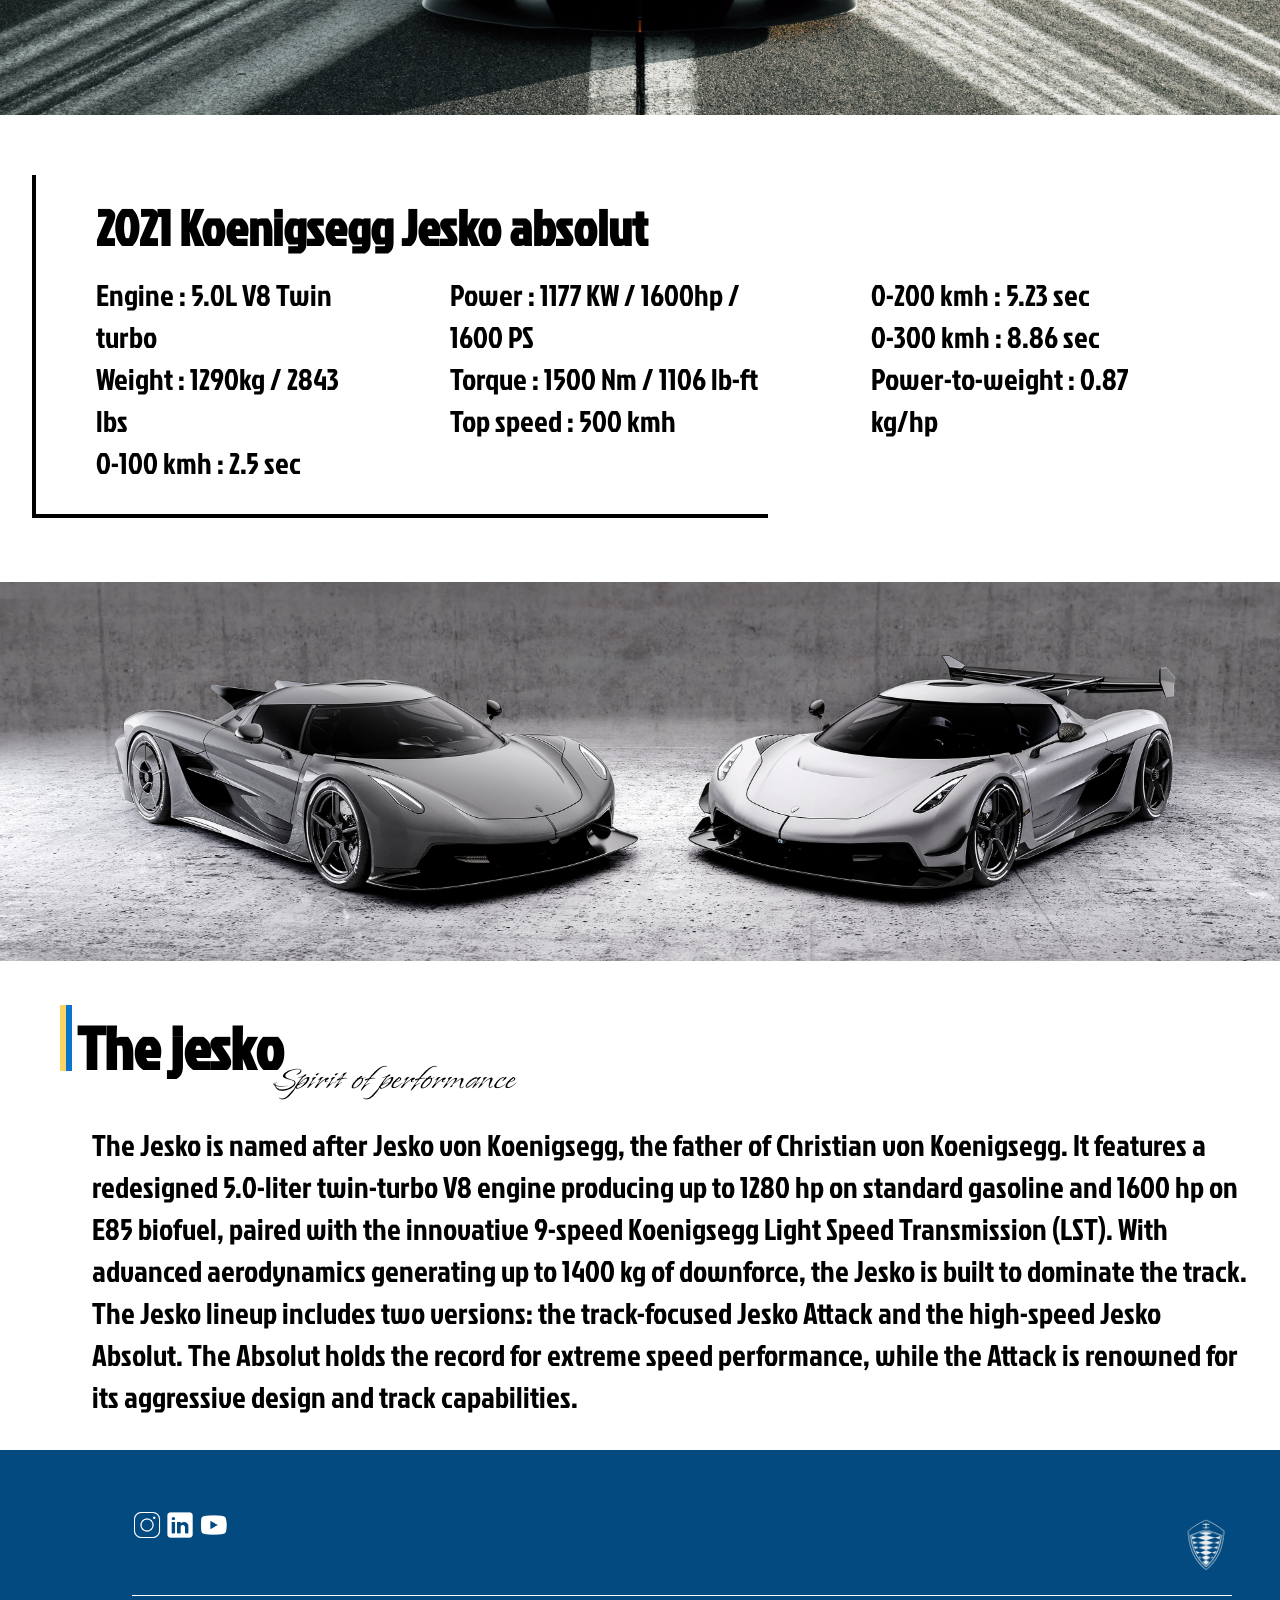
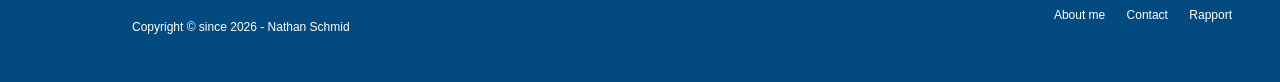
<file: jesko.html>
<!DOCTYPE html>
<html lang="en">
<head>
    <meta charset="UTF-8">
    <meta name="viewport" content="width=device-width, initial-scale=1.0">
    <link rel="stylesheet" href="media/style.css">
    <link href="https://fonts.googleapis.com/css2?family=Jockey+One&display=swap" rel="stylesheet">
    <link href="https://fonts.googleapis.com/css2?family=Island+Moments&display=swap" rel="stylesheet">
    <link rel="icon" href="media/img/phantom.jpg" >
    <title>Koenigsegg - Jesko</title>
</head>
<body>
    <header>
    <a href="index.html"><img src="media/img/koenigsegg.png" alt="logo koenigsegg" width="500"></a>
        

        <button popovertarget="menu">
            <svg xmlns="http://www.w3.org/2000/svg" viewBox="0 0 24 24" fill="currentColor" class="size-6">
                <path fill-rule="evenodd" d="M3 6.75A.75.75 0 0 1 3.75 6h16.5a.75.75 0 0 1 0 1.5H3.75A.75.75 0 0 1 3 6.75ZM3 12a.75.75 0 0 1 .75-.75h16.5a.75.75 0 0 1 0 1.5H3.75A.75.75 0 0 1 3 12Zm8.25 5.25a.75.75 0 0 1 .75-.75h8.25a.75.75 0 0 1 0 1.5H12a.75.75 0 0 1-.75-.75Z" clip-rule="evenodd" />
            </svg>
        </button>
        
        <nav popover role="menu" id="menu">
            <button popovertarget="menu" popovertargetaction="hide">
                <svg xmlns="http://w3.org" viewBox="0 0 24 24" width="24" height="24">
                    <path d="M18 6L6 18M6 6l12 12" stroke="white" stroke-width="2" stroke-linecap="round" stroke-linejoin="round"/>
                </svg>

            </button>

            <div>
                <ul class="avantderoulant">
                    <li><a href="index.html">Home</a></li>
                </ul>

                <input type="checkbox" id="check-menu" class="check-menu">
                <label for="check-menu" class="label-menu"> Cars ▼</label>

                <div class="sous-menu-wrapper">
                    <ul class="sous-menu">
                        <li><a class="car" href="jesko.html">Jesko</a></li>
                        <li><a class="car" href="agera.html">Agera</a></li>
                        <li><a class="car" href="regera.html">Regera</a></li>
                        <li><a class="car" href="one1.html">One:1</a></li>
                        <li><a class="car" href="sadairsSpear.html">Sadairs Spear</a></li>
                    </ul>
                </div>
                <ul class="apresderoulant">
                    <li><a href="brand.html">History</a></li>
                    <li><a href="contact.html">Contact</a></li>
                </ul>
            </div>
           
        </nav>
        <div class="rouge"></div>
        <div class="jaunne"></div>
    </header>
    
    <main>
    <img src="media/img/JESKO.png" alt="2020-Koenigsegg-Jesko" width="100%">
        <div class="description">
            <section class="traits">
                <div class="traitcoter"></div>
                    <div>
                        <h1>2020 Koenigsegg Jesko Attack</h1>
                        <div class="text">
                            <p>
                                Engine : 5.0L V8 Twin turbo <br>
                                Weight : 1420kg / 3130 lbs <br>
                                0-100 kmh : 2.6 sec
                            </p>
                            <p>
                                Power : 1177 KW / 1600 hp / 1600 PS <br>
                                Torque : 1500 Nm / 1106 lb-ft <br>
                                Top speed :  not known
                            </p>
                            <p>
                                0-200 kmh : ~6.0 sec <br>
                                0-300 kmh : ~13.0 sec <br>
                                Power-to-weight : 0.89 kg/hp
                            </p>
                        </div>
                    </div>
            </section>
            <div class="trait"></div>
        </div>
    <img src="media/img/koenigsegg_jesko_absolut_prototype_2022_4k_8k-3840x2160.jpg" alt="koenigsegg_jesko_absolut_prototype_2022" width="100%">
        <div class="description">
            <section class="traits">
                <div class="traitcoter"></div>
                    <div>
                        <h1>2021 Koenigsegg Jesko absolut</h1>
                        <div class="text">
                            <p>
                                Engine : 5.0L V8 Twin turbo <br>
                                Weight : 1290kg / 2843 lbs <br>
                                0-100 kmh : 2.5 sec
                            </p>
                            <p>
                                Power : 1177 KW / 1600hp / 1600 PS <br>
                                Torque : 1500 Nm / 1106 lb-ft <br>
                                Top speed :  500 kmh
                            </p>
                            <p>
                                0-200 kmh : 5.23 sec <br>
                                0-300 kmh : 8.86 sec <br>
                                Power-to-weight : 0.87 kg/hp
                            </p>
                        </div>
                    </div>
            </section>
            <div class="trait"></div>
        </div>
    <img src="media/img/2021-Koenigsegg-Jesko-Absolut-006-2160.jpg" alt="Koenigsegg-Jesko-Absolut" width="100%">
    
    <h1 class="titrebas">
    <div class="traitfin" id="jaunne"></div>
    <div class="traitfin" id="bleu"></div>
        The jesko
    </h1>
    
        <p class="soustitre" id="sousjesko">Spirit of performance</p>
    <div class="description">
        <p class="text">
            The Jesko is named after Jesko von Koenigsegg, the father of Christian von Koenigsegg. It features a redesigned 5.0-liter twin-turbo V8 engine producing up to 1280 hp on standard gasoline and 1600 hp on E85 biofuel, paired with the innovative 9-speed Koenigsegg Light Speed Transmission (LST).
            With advanced aerodynamics generating up to 1400 kg of downforce, the Jesko is built to dominate the track. <br>
            The Jesko lineup includes two versions: the track-focused Jesko Attack and the high-speed Jesko Absolut. The Absolut holds the record for extreme speed performance, while the Attack is renowned for its aggressive design and track capabilities.
        </p>
    </div>

    </main>
    
    <footer>      
        <div class="logofooter">
            <div>
                <a href="https://www.instagram.com/nthn.aa_?igsh=MWwzcHpuMXV5NW5lZg%3D%3D&utm_source=qr"><img src="media/img/instagram.png" alt="instagram" width="30"></a>
                <a href="https://www.linkedin.com/in/nathan-schmid-5030b23a5?utm_source=share&utm_campaign=share_via&utm_content=profile&utm_medium"><img src="media/img/linkedin.png" alt="linkedin" width="30"></a>
                <a href="https://www.youtube.com/watch?v=rBPCQQZN2wk"><img src="media/img/youtube.png" alt="youtube" width="30"></a>
            </div>
            <a href="index.html"><img src="media/img/Koenigsegg-Logo.png" alt="logokoenigsegg" width="100"></a>
        </div>
        <div class="trait"></div>
        <div class="basfooter">
            <p>Copyright © since 2026 - Nathan Schmid</p>
            <section>
                <a href="me.html">About me</a>
                <a href="contact.html">Contact</a>
                <a href="rapport.html">Rapport</a>
            </section>
        </div>
    </footer>
</body>
</html>
</file>
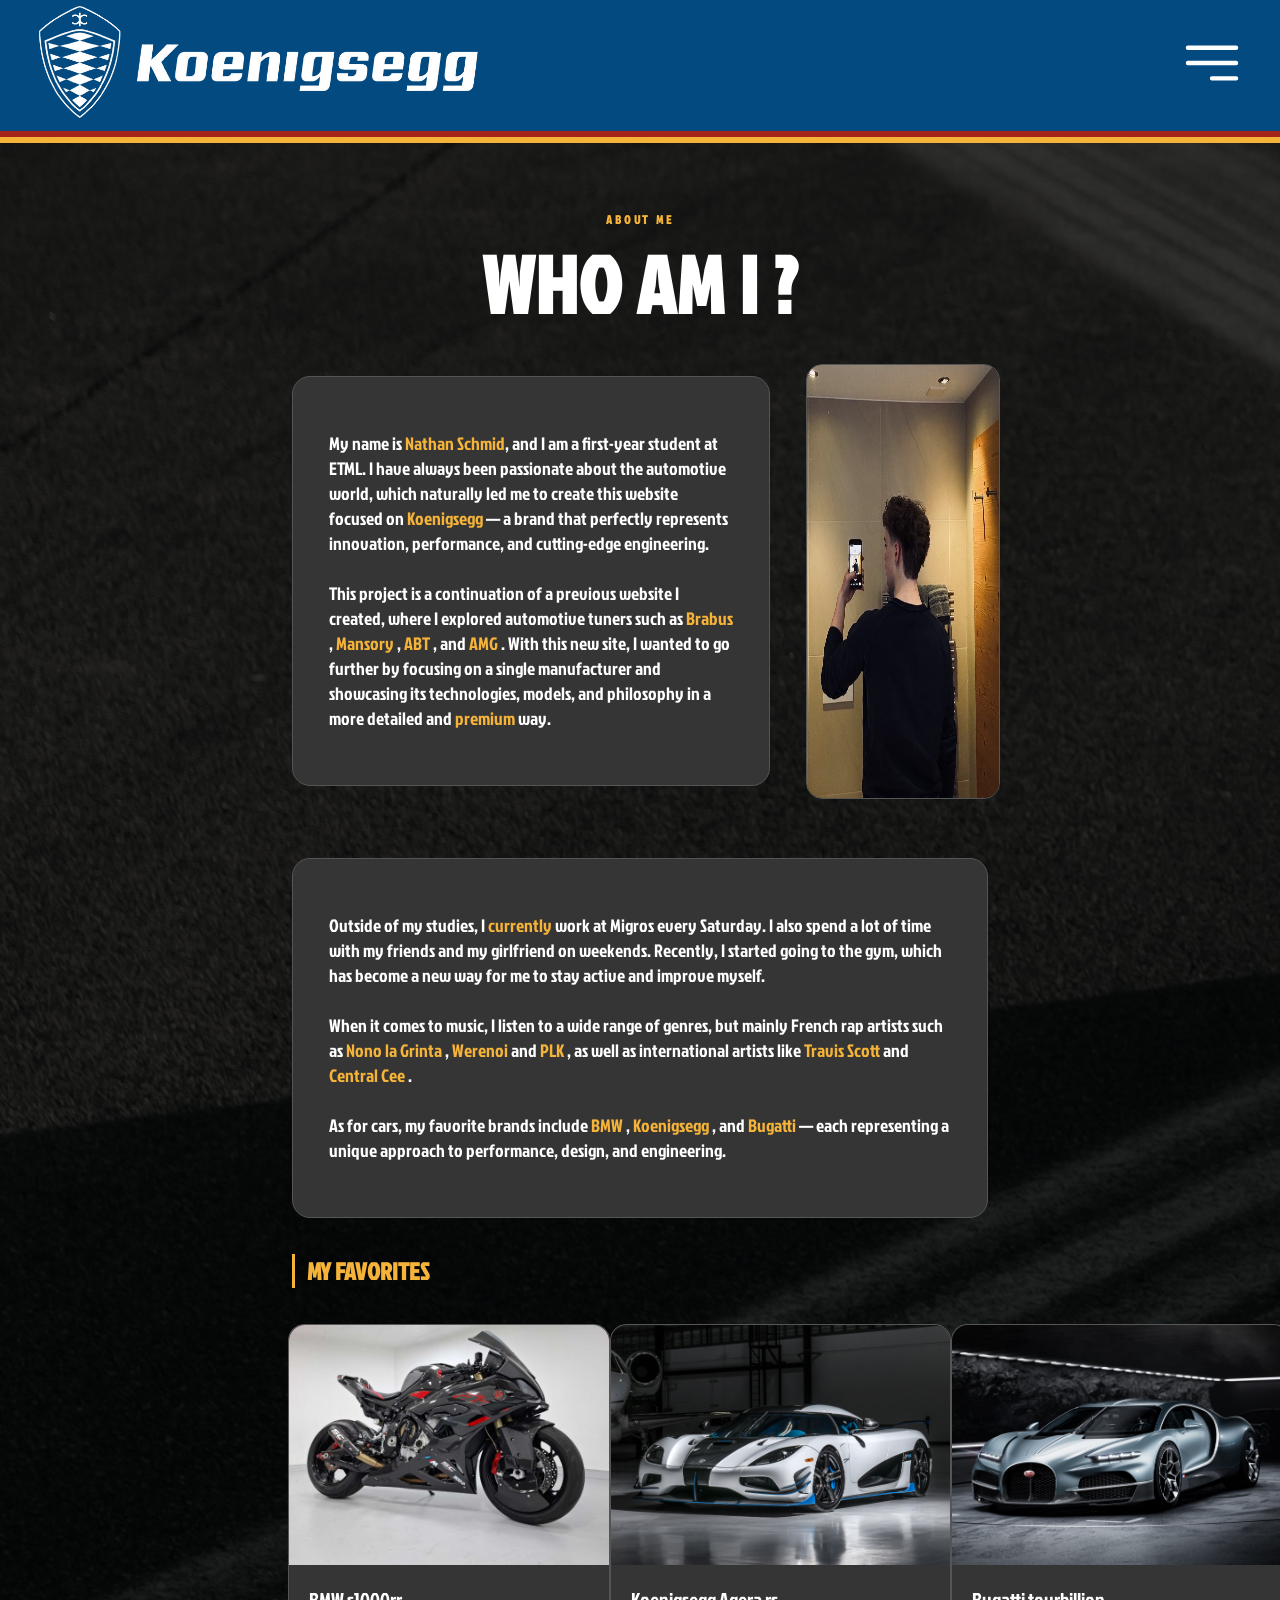
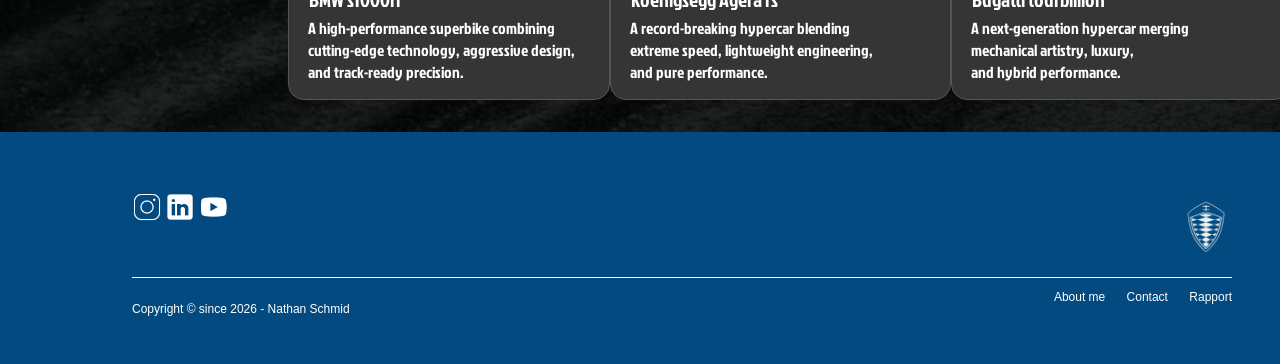
<file: me.html>
<!DOCTYPE html>
<html lang="en">
<head>
    <meta charset="UTF-8">
    <meta name="viewport" content="width=device-width, initial-scale=1.0">
    <link href="https://fonts.googleapis.com/css2?family=Jockey+One&display=swap" rel="stylesheet">
    <link rel="stylesheet" href="media/style.css">
    <link rel="stylesheet" href="media/me.css">
    <link rel="icon" href="media/img/phantom.jpg" >
    <title>Koenigsegg - About me</title>
</head>
<body>
    <header>
    <a href="index.html"><img src="media/img/koenigsegg.png" alt="logo koenigsegg" width="500"></a>
        

        <button popovertarget="menu">
            <svg xmlns="http://www.w3.org/2000/svg" viewBox="0 0 24 24" fill="currentColor" class="size-6">
                <path fill-rule="evenodd" d="M3 6.75A.75.75 0 0 1 3.75 6h16.5a.75.75 0 0 1 0 1.5H3.75A.75.75 0 0 1 3 6.75ZM3 12a.75.75 0 0 1 .75-.75h16.5a.75.75 0 0 1 0 1.5H3.75A.75.75 0 0 1 3 12Zm8.25 5.25a.75.75 0 0 1 .75-.75h8.25a.75.75 0 0 1 0 1.5H12a.75.75 0 0 1-.75-.75Z" clip-rule="evenodd" />
            </svg>
        </button>
        
        <nav popover role="menu" id="menu">
            <button popovertarget="menu" popovertargetaction="hide">
                <svg xmlns="http://w3.org" viewBox="0 0 24 24" width="24" height="24">
                    <path d="M18 6L6 18M6 6l12 12" stroke="white" stroke-width="2" stroke-linecap="round" stroke-linejoin="round"/>
                </svg>

            </button>

            <div>
                <ul class="avantderoulant">
                    <li><a href="index.html">Home</a></li>
                </ul>

                <input type="checkbox" id="check-menu" class="check-menu">
                <label for="check-menu" class="label-menu"> Cars ▼</label>

                <div class="sous-menu-wrapper">
                    <ul class="sous-menu">
                        <li><a class="car" href="jesko.html">Jesko</a></li>
                        <li><a class="car" href="agera.html">Agera</a></li>
                        <li><a class="car" href="regera.html">Regera</a></li>
                        <li><a class="car" href="one1.html">One:1</a></li>
                        <li><a class="car" href="sadairsSpear.html">Sadairs Spear</a></li>
                    </ul>
                </div>
                <ul class="apresderoulant">
                    <li><a href="brand.html">History</a></li>
                    <li><a href="contact.html">Contact</a></li>
                </ul>
            </div>
           
        </nav>
        <div class="rouge"></div>
        <div class="jaunne"></div>
    </header>
    
    
    <main>

    <p class="avanttitre"> ABOUT ME </p>
    <h1>WHO AM I ?</h1>

    

    <div class="haut">
        <div class="paragraphe">
            <p class="texte_sur_moi">
                My name is <strong>Nathan Schmid</strong>, and I am a first-year student at ETML. I have always been passionate about 
                the automotive world, which naturally led me to create this website focused on <strong>Koenigsegg</strong>  — a brand 
                that perfectly represents innovation, performance, and cutting-edge engineering.

                <br><br>

                This project is a continuation of a previous website I created, where I explored automotive tuners such 
                as <strong>Brabus</strong> , <strong>Mansory</strong> , <strong>ABT</strong> , and <strong>AMG</strong> . With this new site, I wanted to go further by focusing on a single 
                manufacturer and showcasing its technologies, models, and philosophy in a more detailed and <strong>premium</strong>  way.

            </p>
        </div>

        <img class="imagemoi" src="media/img/moi1.jpg" alt="moi">
    
    </div>
    <div class="paragraphe">
        <p class="texte_sur_moi">
            Outside of my studies, I <strong>currently</strong>  work at Migros every Saturday. I also spend a lot of time with my 
            friends and my girlfriend on weekends. Recently, I started going to the gym, which has become a new 
            way for me to stay active and improve myself.

            <br><br>

            When it comes to music, I listen to a wide range of genres, but mainly French rap artists such as 
           <strong>Nono la Grinta</strong> , <strong>Werenoi</strong>  and <strong>PLK</strong> , as well as international artists like <strong>Travis Scott</strong>  and <strong>Central Cee</strong> .

            <br><br>

            As for cars, my favorite brands include <strong>BMW</strong> , <strong>Koenigsegg</strong> , and <strong>Bugatti</strong>  — each representing a unique 
            approach to performance, design, and engineering.
        </p>
    </div>

    <h2 class="titre2">MY FAVORITES</h2>

    <section class="fin">
        <div class="motif">
            <img class="moto" src="media/img/s1000rr.jpg" alt="s1000rr">
            <h3>BMW s1000rr</h3>
            <p>
                A high-performance superbike combining <br>
                cutting-edge technology, aggressive design, <br> 
                and track-ready precision.
            </p>
        </div>

        <div class="motif">
            <img src="media/img/koenigsegg_agera_rs1_4k-3840x2160.jpg" alt="agera rs">
            <h3>Koenigsegg Agera rs</h3>
                <p>
                    A record-breaking hypercar blending <br>
                    extreme speed, lightweight engineering, <br>
                    and pure performance.
                </p>
        </div>
        
        <div class="motif">
            <img src="media/img/BUGATTI-World-Premiere-Presskit-Images-01.jpg" alt="bugatti tourbillion">
            <h3>Bugatti tourbillion</h3>
            <p>
                A next-generation hypercar merging <br>
                mechanical artistry, luxury, <br>
                and hybrid performance.
            </p>
        </div>
    </section>

    </main>


    <footer>      
        <div class="logofooter">
            <div>
                <a href="https://www.instagram.com/nthn.aa_?igsh=MWwzcHpuMXV5NW5lZg%3D%3D&utm_source=qr"><img src="media/img/instagram.png" alt="instagram" width="30"></a>
                <a href="https://www.linkedin.com/in/nathan-schmid-5030b23a5?utm_source=share&utm_campaign=share_via&utm_content=profile&utm_medium"><img src="media/img/linkedin.png" alt="linkedin" width="30"></a>
                <a href="https://www.youtube.com/watch?v=rBPCQQZN2wk"><img src="media/img/youtube.png" alt="youtube" width="30"></a>
            </div>
            <a href="index.html"><img src="media/img/Koenigsegg-Logo.png" alt="logokoenigsegg" width="100"></a>
        </div>
        <div class="trait"></div>
        <div class="basfooter">
            <p>Copyright © since 2026 - Nathan Schmid</p>
             <section>
                <a href="me.html">About me</a>
                <a href="contact.html">Contact</a>
                <a href="rapport.html">Rapport</a>
            </section>
        </div>
    </footer>
</body>
</html>
</file>
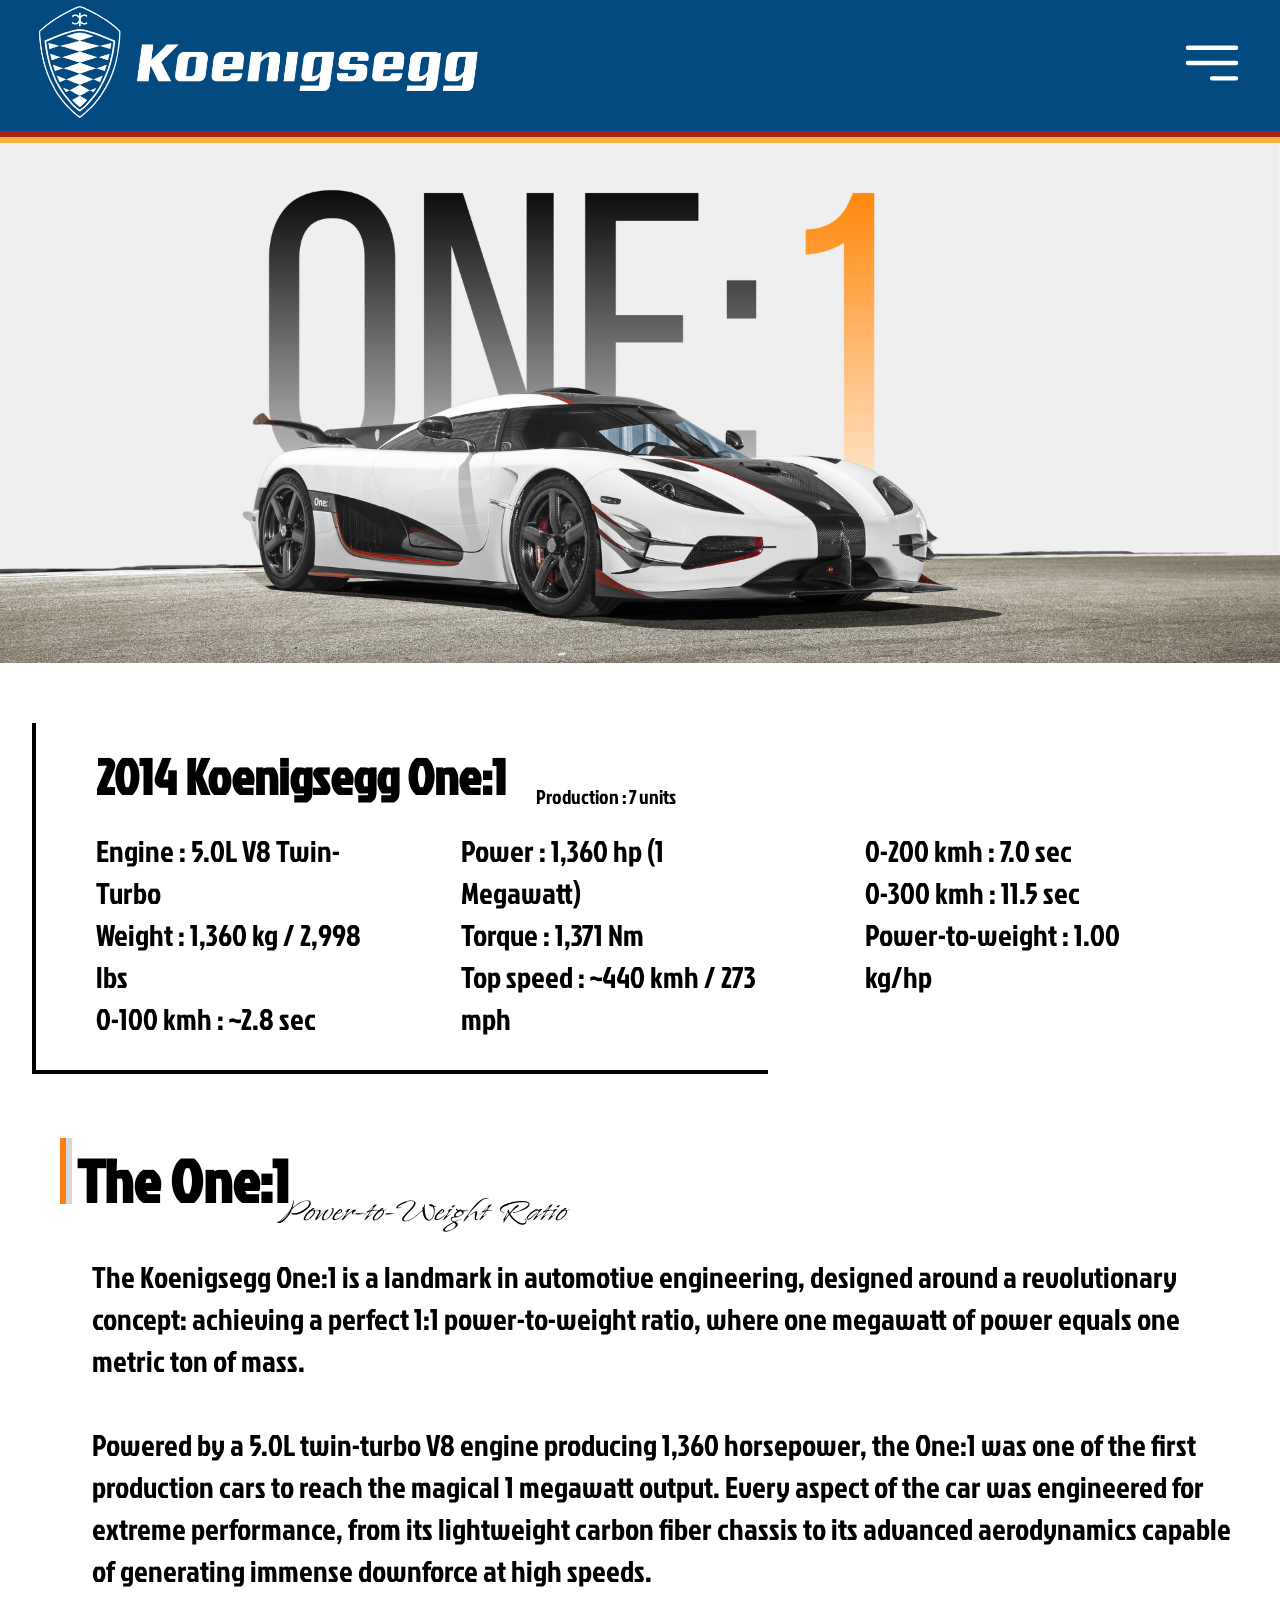
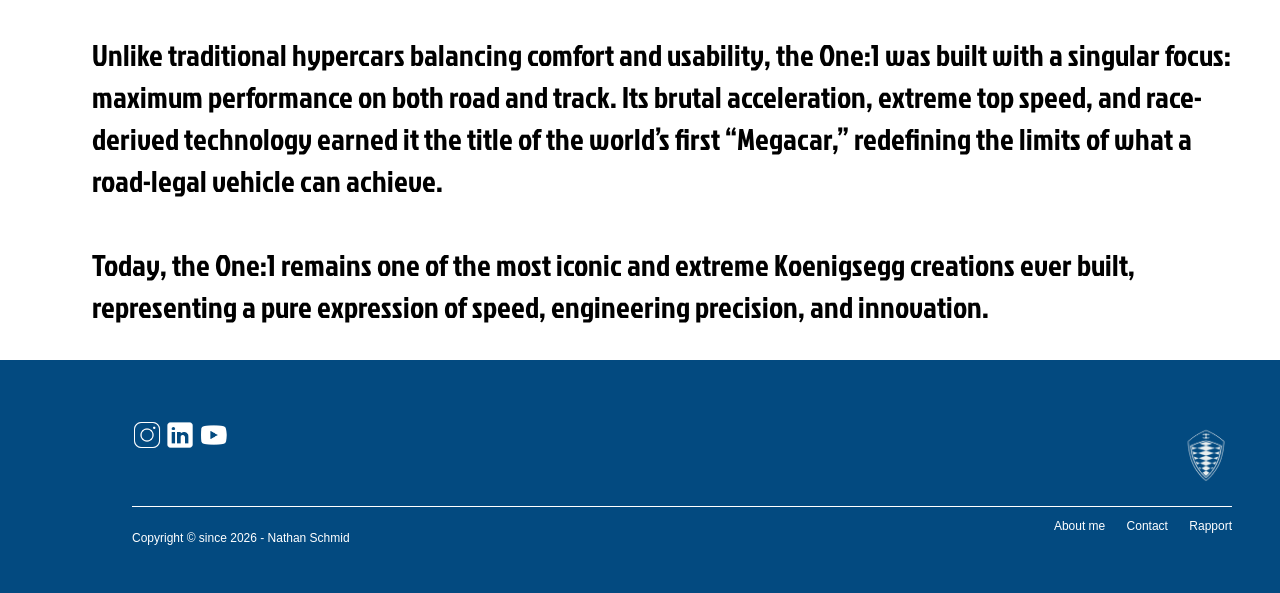
<file: one1.html>
<!DOCTYPE html>
<html lang="en">
<head>
    <meta charset="UTF-8">
    <meta name="viewport" content="width=device-width, initial-scale=1.0">
    <link rel="stylesheet" href="media/style.css">
    <link href="https://fonts.googleapis.com/css2?family=Jockey+One&display=swap" rel="stylesheet">
    <link href="https://fonts.googleapis.com/css2?family=Island+Moments&display=swap" rel="stylesheet">
    <link rel="icon" href="media/img/phantom.jpg" >
    <title>Koenigsegg - One:1</title>
</head>
<body>
     <header>
    <a href="index.html"><img src="media/img/koenigsegg.png" alt="logo koenigsegg" width="500"></a>
        

        <button popovertarget="menu">
            <svg xmlns="http://www.w3.org/2000/svg" viewBox="0 0 24 24" fill="currentColor" class="size-6">
                <path fill-rule="evenodd" d="M3 6.75A.75.75 0 0 1 3.75 6h16.5a.75.75 0 0 1 0 1.5H3.75A.75.75 0 0 1 3 6.75ZM3 12a.75.75 0 0 1 .75-.75h16.5a.75.75 0 0 1 0 1.5H3.75A.75.75 0 0 1 3 12Zm8.25 5.25a.75.75 0 0 1 .75-.75h8.25a.75.75 0 0 1 0 1.5H12a.75.75 0 0 1-.75-.75Z" clip-rule="evenodd" />
            </svg>
        </button>
        
        <nav popover role="menu" id="menu">
            <button popovertarget="menu" popovertargetaction="hide">
                <svg xmlns="http://w3.org" viewBox="0 0 24 24" width="24" height="24">
                    <path d="M18 6L6 18M6 6l12 12" stroke="white" stroke-width="2" stroke-linecap="round" stroke-linejoin="round"/>
                </svg>

            </button>

            <div>
                <ul class="avantderoulant">
                    <li><a href="index.html">Home</a></li>
                </ul>

                <input type="checkbox" id="check-menu" class="check-menu">
                <label for="check-menu" class="label-menu"> Cars ▼</label>

                <div class="sous-menu-wrapper">
                    <ul class="sous-menu">
                        <li><a class="car" href="jesko.html">Jesko</a></li>
                        <li><a class="car" href="agera.html">Agera</a></li>
                        <li><a class="car" href="regera.html">Regera</a></li>
                        <li><a class="car" href="one1.html">One:1</a></li>
                        <li><a class="car" href="sadairsSpear.html">Sadairs Spear</a></li>
                    </ul>
                </div>
                <ul class="apresderoulant">
                    <li><a href="brand.html">History</a></li>
                    <li><a href="contact.html">Contact</a></li>
                </ul>
            </div>
           
        </nav>
        <div class="rouge"></div>
        <div class="jaunne"></div>
    </header>

    <main>

    <img src="media/img/ONE1.png" alt="2014-Koenigsegg-Agera-One-1" width="100%">

            <div class="description">
                <section class="traits">
                    <div class="traitcoter"></div>
                        <div>
                            <h1>2014 Koenigsegg One:1</h1>
                            <p class="aprestitre" id="oneapres">Production : 7 units</p>
                            <div class="text">
                                <p>
                                    Engine : 5.0L V8 Twin-Turbo <br>
                                    Weight : 1,360 kg / 2,998 lbs <br>
                                    0-100 kmh : ~2.8 sec
                                </p>

                                <p>
                                    Power : 1,360 hp (1 Megawatt) <br>
                                    Torque : 1,371 Nm <br>
                                    Top speed : ~440 kmh / 273 mph
                                </p>

                                <p>
                                    0-200 kmh : 7.0 sec <br>
                                    0-300 kmh : 11.5 sec <br>
                                    Power-to-weight : 1.00 kg/hp
                                </p>
                            </div>
                        </div>
                </section>
                <div class="trait"></div>
            </div> 

            <h1 class="titrebas">
            <div class="traitfin" id="orange"></div>
            <div class="traitfin" id="gris"></div>
                The One:1
            </h1>
             
            <p class="soustitre" id="sousone">Power-to-Weight Ratio</p>

            <div class="description">
                <p class="text">
                    The Koenigsegg One:1 is a landmark in automotive engineering, designed around a revolutionary concept: 
                    achieving a perfect 1:1 power-to-weight ratio, where one megawatt of power equals one metric ton of mass.

                    <br><br>

                    Powered by a 5.0L twin-turbo V8 engine producing 1,360 horsepower, the One:1 was one of the first 
                    production cars to reach the magical 1 megawatt output. Every aspect of the car was engineered for 
                    extreme performance, from its lightweight carbon fiber chassis to its advanced aerodynamics capable 
                    of generating immense downforce at high speeds.

                    <br><br>

                    Unlike traditional hypercars balancing comfort and usability, the One:1 was built with a singular focus: 
                    maximum performance on both road and track. Its brutal acceleration, extreme top speed, and race-derived 
                    technology earned it the title of the world’s first “Megacar,” redefining the limits of what a road-legal 
                    vehicle can achieve.

                    <br><br>

                    Today, the One:1 remains one of the most iconic and extreme Koenigsegg creations ever built, representing 
                    a pure expression of speed, engineering precision, and innovation.
                </p>
            </div>

    </main>


      <footer>      
        <div class="logofooter">
            <div>
                <a href="https://www.instagram.com/nthn.aa_?igsh=MWwzcHpuMXV5NW5lZg%3D%3D&utm_source=qr"><img src="media/img/instagram.png" alt="instagram" width="30"></a>
                <a href="https://www.linkedin.com/in/nathan-schmid-5030b23a5?utm_source=share&utm_campaign=share_via&utm_content=profile&utm_medium"><img src="media/img/linkedin.png" alt="linkedin" width="30"></a>
                <a href="https://www.youtube.com/watch?v=rBPCQQZN2wk"><img src="media/img/youtube.png" alt="youtube" width="30"></a>
            </div>
            <a href="index.html"><img src="media/img/Koenigsegg-Logo.png" alt="logokoenigsegg" width="100"></a>
        </div>
        <div class="trait"></div>
        <div class="basfooter">
            <p>Copyright © since 2026 - Nathan Schmid</p>
            <section>
                <a href="me.html">About me</a>
                <a href="contact.html">Contact</a>
                <a href="rapport.html">Rapport</a>
            </section>
        </div>
    </footer>
</body>
</html>
</file>
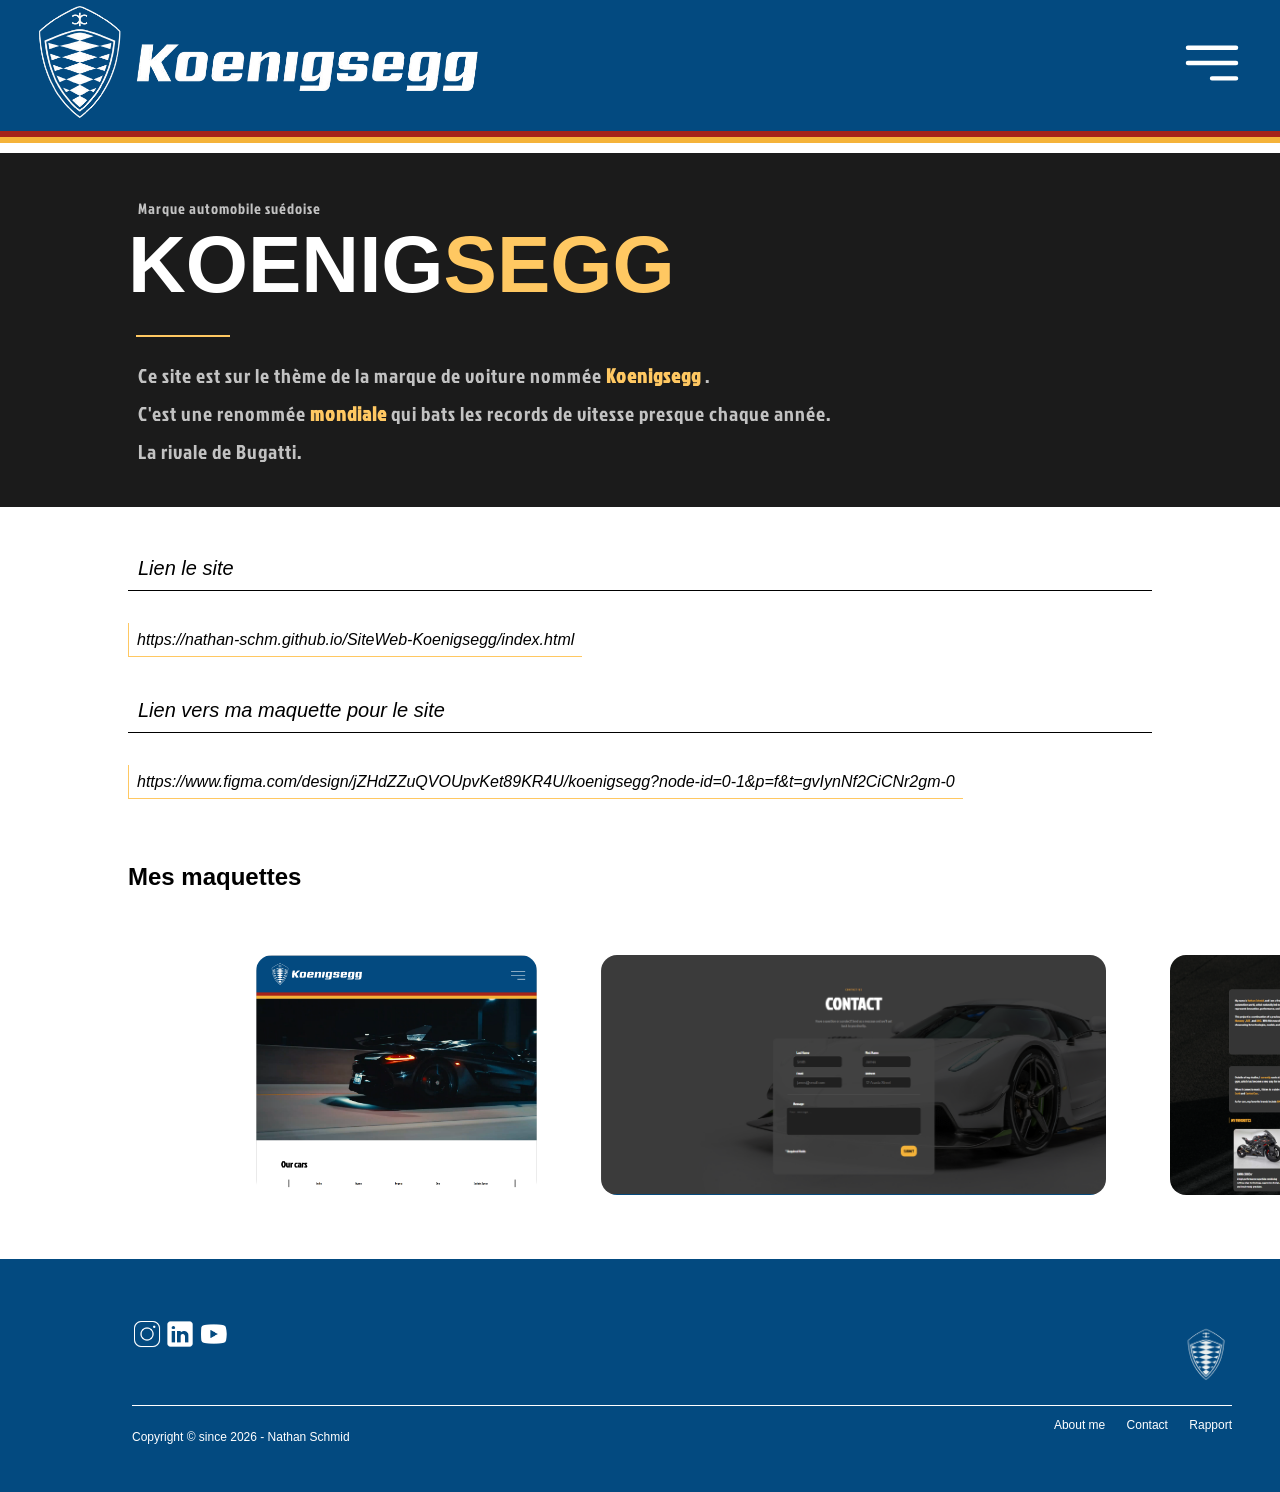
<file: rapport.html>
<!DOCTYPE html>
<html lang="fr">
<head>
    <meta charset="UTF-8">
    <meta name="viewport" content="width=device-width, initial-scale=1.0">
    <link href="https://fonts.googleapis.com/css2?family=Jockey+One&display=swap" rel="stylesheet">
    <link rel="stylesheet" href="media/style.css">
    <link rel="stylesheet" href="media/rapport.css">
    <title>Rapport</title>
</head>
<body>
    <header>
        <a href="index.html"><img src="media/img/koenigsegg.png" alt="logo koenigsegg" width="500"></a>

        <button popovertarget="menu">
            <svg xmlns="http://www.w3.org/2000/svg" viewBox="0 0 24 24" fill="currentColor" class="size-6">
                <path fill-rule="evenodd" d="M3 6.75A.75.75 0 0 1 3.75 6h16.5a.75.75 0 0 1 0 1.5H3.75A.75.75 0 0 1 3 6.75ZM3 12a.75.75 0 0 1 .75-.75h16.5a.75.75 0 0 1 0 1.5H3.75A.75.75 0 0 1 3 12Zm8.25 5.25a.75.75 0 0 1 .75-.75h8.25a.75.75 0 0 1 0 1.5H12a.75.75 0 0 1-.75-.75Z" clip-rule="evenodd" />
            </svg>
        </button>
        
        <nav popover role="menu" id="menu">
            <button popovertarget="menu" popovertargetaction="hide">
                <svg xmlns="http://w3.org" viewBox="0 0 24 24" width="24" height="24">
                    <path d="M18 6L6 18M6 6l12 12" stroke="white" stroke-width="2" stroke-linecap="round" stroke-linejoin="round"/>
                </svg>

            </button>

            <div>
                <ul class="avantderoulant">
                    <li><a href="index.html">Home</a></li>
                </ul>

                <input type="checkbox" id="check-menu" class="check-menu">
                <label for="check-menu" class="label-menu"> Cars ▼</label>

                <div class="sous-menu-wrapper">
                    <ul class="sous-menu">
                        <li><a class="car" href="jesko.html">Jesko</a></li>
                        <li><a class="car" href="agera.html">Agera</a></li>
                        <li><a class="car" href="regera.html">Regera</a></li>
                        <li><a class="car" href="one1.html">One:1</a></li>
                        <li><a class="car" href="sadairsSpear.html">Sadairs Spear</a></li>
                    </ul>
                </div>
                <ul class="apresderoulant">
                    <li><a href="brand.html">History</a></li>
                    <li><a href="contact.html">Contact</a></li>
                </ul>
            </div>
           
        </nav>
        <div class="rouge"></div>
        <div class="jaunne"></div>
    </header>

<main>
    <section class="info">

        <p class="minititre">Marque automobile suédoise</p>

        <h1>KOENIG<strong>SEGG</strong></h1>

        <div class="divid"></div>

        <p>Ce site est sur le thème de la marque de voiture nommée <strong>Koenigsegg</strong> .</p>
        <p>C'est une renommée <strong>mondiale</strong>  qui bats les records de vitesse presque chaque année.</p>
        <p>La rivale de Bugatti.</p>
    </section>

    <section class="lieninfo">
        <p>Lien le site</p>
            <a href="https://nathan-schm.github.io/SiteWeb-Koenigsegg/index.html">https://nathan-schm.github.io/SiteWeb-Koenigsegg/index.html</a>


        <p>Lien vers ma maquette pour le site</p>
        <a href="https://www.figma.com/design/jZHdZZuQVOUpvKet89KR4U/koenigsegg?node-id=0-1&p=f&t=gvIynNf2CiCNr2gm-0">https://www.figma.com/design/jZHdZZuQVOUpvKet89KR4U/koenigsegg?node-id=0-1&p=f&t=gvIynNf2CiCNr2gm-0</a>
  
    </section>
    

    <h2>Mes maquettes</h2>
    <section class="maquette">
        <img src="media/img/indexcapture.PNG" alt="">
        <img src="media/img/contactcapture.PNG" alt="">
        <img src="media/img/mecapture.PNG" alt="">
    </section>
</main>


    <footer>      
        <div class="logofooter">
            <div>
                <a href="https://www.instagram.com/nthn.aa_?igsh=MWwzcHpuMXV5NW5lZg%3D%3D&utm_source=qr"><img src="media/img/instagram.png" alt="instagram" width="30"></a>
                <a href="https://www.linkedin.com/in/nathan-schmid-5030b23a5?utm_source=share&utm_campaign=share_via&utm_content=profile&utm_medium"><img src="media/img/linkedin.png" alt="linkedin" width="30"></a>
                <a href="https://www.youtube.com/watch?v=rBPCQQZN2wk"><img src="media/img/youtube.png" alt="youtube" width="30"></a>
            </div>
            <a href="index.html"><img src="media/img/Koenigsegg-Logo.png" alt="logokoenigsegg" width="100"></a>
        </div>
        <div class="trait"></div>
        <div class="basfooter">
            <p>Copyright © since 2026 - Nathan Schmid</p>
            <section>
                <a href="me.html">About me</a>
                <a href="contact.html">Contact</a>
                <a href="rapport.html">Rapport</a>
            </section>
        </div>
    </footer>

</body>
</html>
</file>
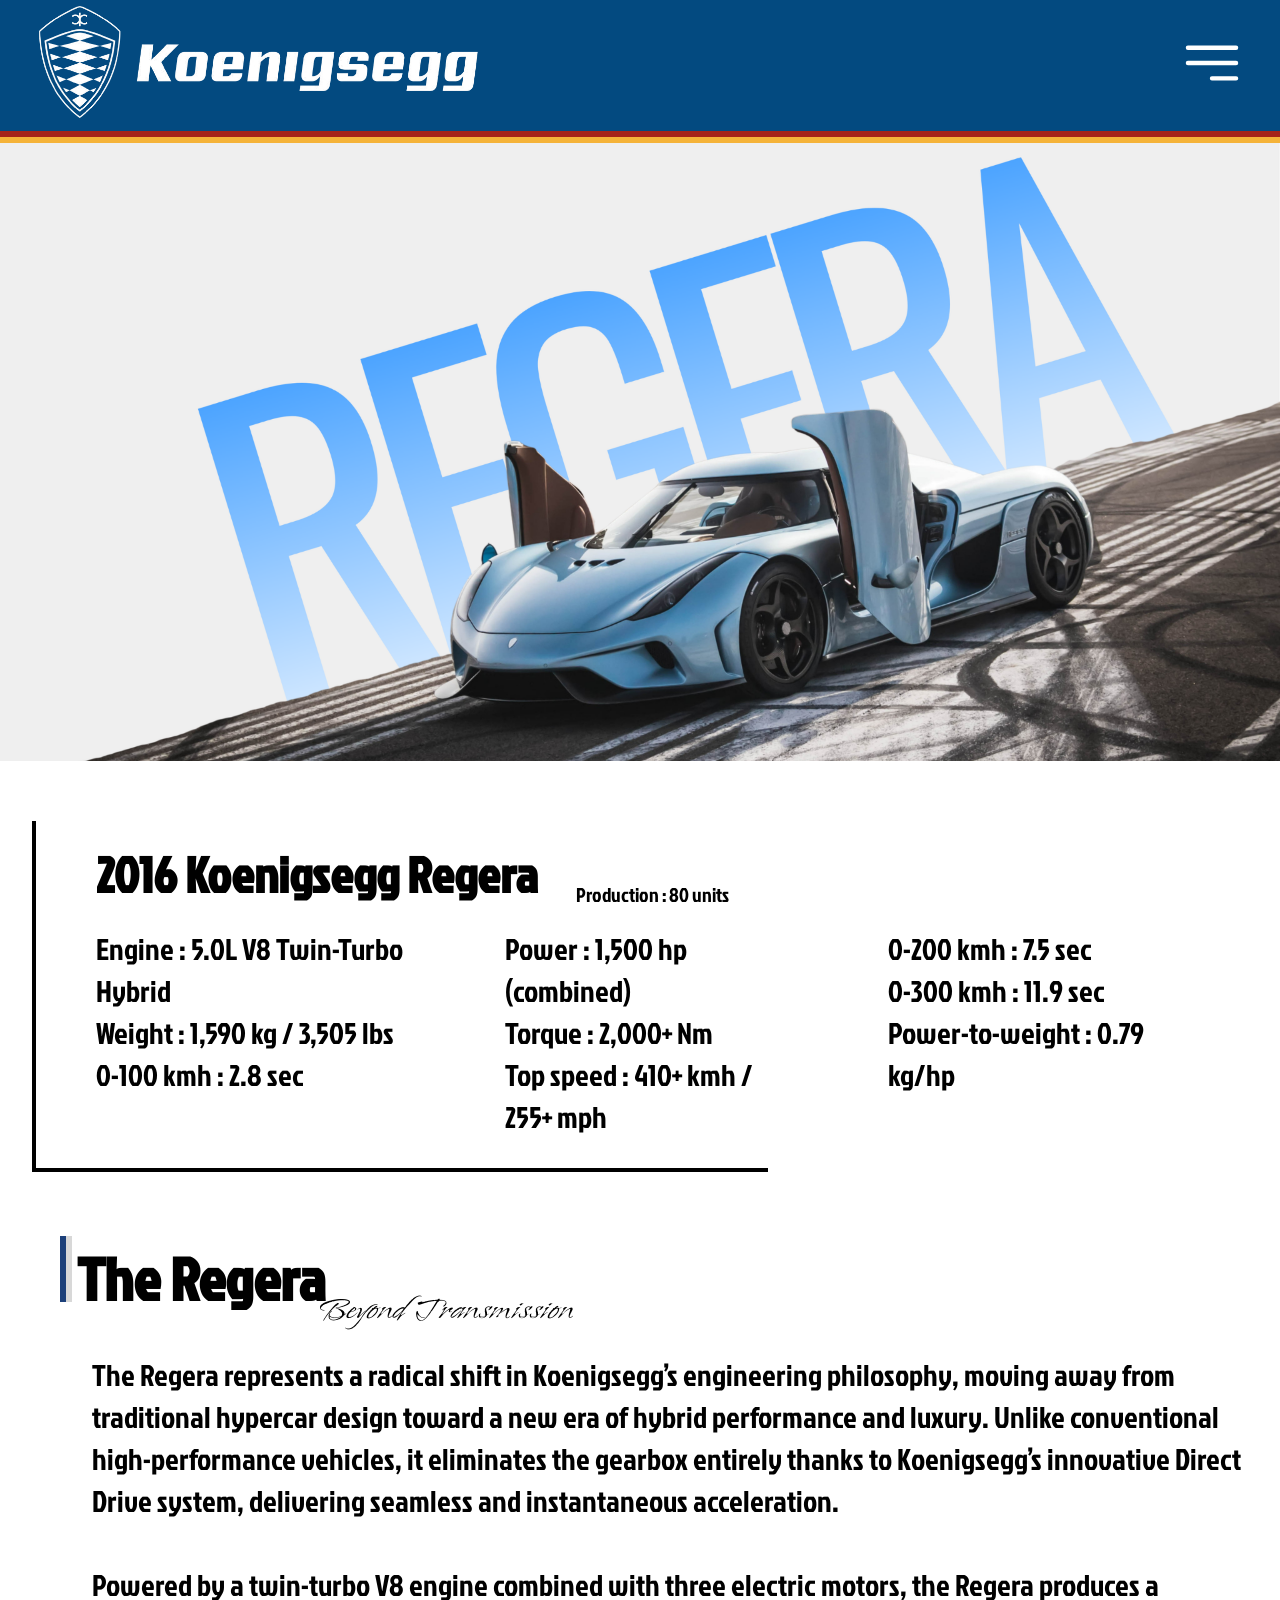
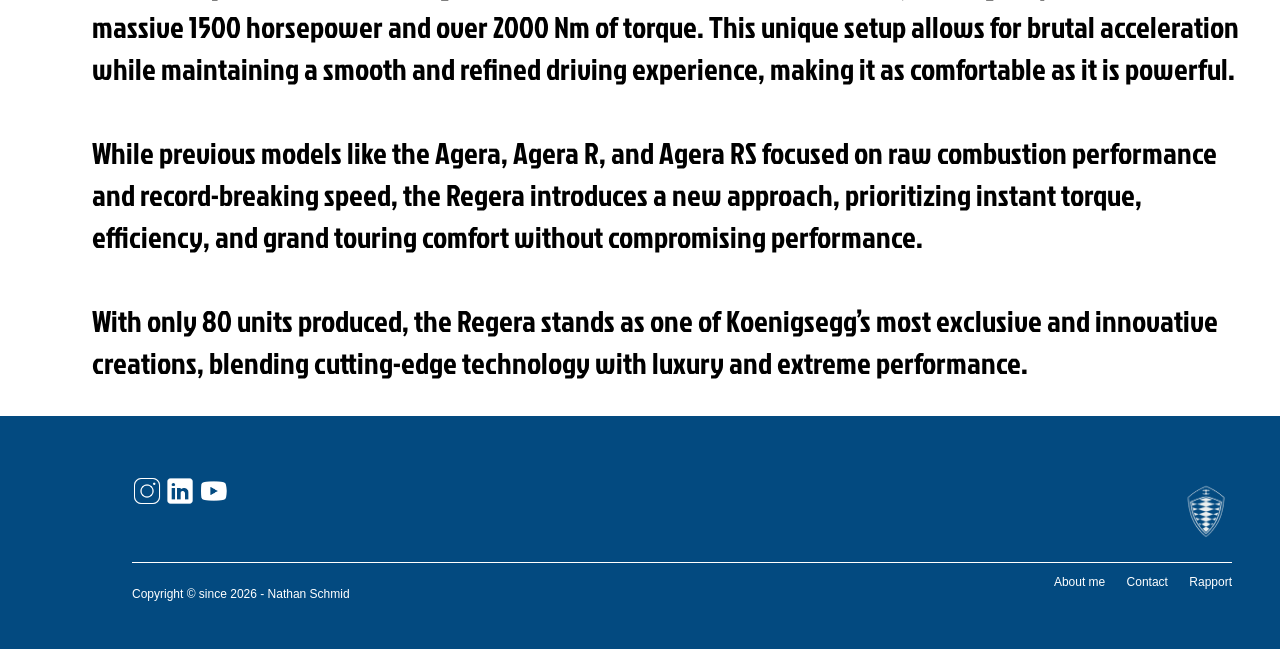
<file: regera.html>
<!DOCTYPE html>
<html lang="en">
<head>
    <meta charset="UTF-8">
    <meta name="viewport" content="width=device-width, initial-scale=1.0">
    <link rel="stylesheet" href="media/style.css">
    <link href="https://fonts.googleapis.com/css2?family=Jockey+One&display=swap" rel="stylesheet">
    <link href="https://fonts.googleapis.com/css2?family=Island+Moments&display=swap" rel="stylesheet">
    <link rel="icon" href="media/img/phantom.jpg" >
    <title>Koenigsegg - Regera</title>
</head>
<body>
    <header>
    <a href="index.html"><img src="media/img/koenigsegg.png" alt="logo koenigsegg" width="500"></a>
        

        <button popovertarget="menu">
            <svg xmlns="http://www.w3.org/2000/svg" viewBox="0 0 24 24" fill="currentColor" class="size-6">
                <path fill-rule="evenodd" d="M3 6.75A.75.75 0 0 1 3.75 6h16.5a.75.75 0 0 1 0 1.5H3.75A.75.75 0 0 1 3 6.75ZM3 12a.75.75 0 0 1 .75-.75h16.5a.75.75 0 0 1 0 1.5H3.75A.75.75 0 0 1 3 12Zm8.25 5.25a.75.75 0 0 1 .75-.75h8.25a.75.75 0 0 1 0 1.5H12a.75.75 0 0 1-.75-.75Z" clip-rule="evenodd" />
            </svg>
        </button>
        
        <nav popover role="menu" id="menu">
            <button popovertarget="menu" popovertargetaction="hide">
                <svg xmlns="http://w3.org" viewBox="0 0 24 24" width="24" height="24">
                    <path d="M18 6L6 18M6 6l12 12" stroke="white" stroke-width="2" stroke-linecap="round" stroke-linejoin="round"/>
                </svg>

            </button>

            <div>
                <ul class="avantderoulant">
                    <li><a href="index.html">Home</a></li>
                </ul>

                <input type="checkbox" id="check-menu" class="check-menu">
                <label for="check-menu" class="label-menu"> Cars ▼</label>

                <div class="sous-menu-wrapper">
                    <ul class="sous-menu">
                        <li><a class="car" href="jesko.html">Jesko</a></li>
                        <li><a class="car" href="agera.html">Agera</a></li>
                        <li><a class="car" href="regera.html">Regera</a></li>
                        <li><a class="car" href="one1.html">One:1</a></li>
                        <li><a class="car" href="sadairsSpear.html">Sadairs Spear</a></li>
                    </ul>
                </div>
                <ul class="apresderoulant">
                    <li><a href="brand.html">History</a></li>
                    <li><a href="contact.html">Contact</a></li>
                </ul>
            </div>
           
        </nav>
        <div class="rouge"></div>
        <div class="jaunne"></div>
    </header>

    <main>

    <img src="media/img/REGERA.png" alt="2016-Koenigsegg-Regera" width="100%">
            <div class="description">
                <section class="traits">
                    <div class="traitcoter"></div>
                        <div>
                            <h1>2016 Koenigsegg Regera</h1>
                            <p class="aprestitre" id="regeraapres">Production : 80 units</p>
                            <div class="text">
                                <p>
                                    Engine : 5.0L V8 Twin-Turbo Hybrid <br>
                                    Weight : 1,590 kg / 3,505 lbs <br>
                                    0-100 kmh : 2.8 sec
                                </p>

                                <p>
                                    Power : 1,500 hp (combined) <br>
                                    Torque : 2,000+ Nm <br>
                                    Top speed : 410+ kmh / 255+ mph
                                </p>
                                <p>
                                    0-200 kmh : 7.5 sec <br>
                                    0-300 kmh : 11.9 sec <br>
                                    Power-to-weight : 0.79 kg/hp
                                </p>
                            </div>
                        </div>
                </section>
                <div class="trait"></div>
            </div> 

            <h1 class="titrebas">
            <div class="traitfin" id="bleuclair"></div>
            <div class="traitfin" id="gris"></div>
                The Regera
            </h1>

            <p class="soustitre" id="sousregera">Beyond Transmission</p>

            <div class="description">
                <p class="text">
                    The Regera represents a radical shift in Koenigsegg’s engineering philosophy, moving away from traditional 
                    hypercar design toward a new era of hybrid performance and luxury. Unlike conventional high-performance 
                    vehicles, it eliminates the gearbox entirely thanks to Koenigsegg’s innovative Direct Drive system, 
                    delivering seamless and instantaneous acceleration.

                    <br><br>

                    Powered by a twin-turbo V8 engine combined with three electric motors, the Regera produces a massive 
                    1500 horsepower and over 2000 Nm of torque. This unique setup allows for brutal acceleration while 
                    maintaining a smooth and refined driving experience, making it as comfortable as it is powerful.

                    <br><br>

                    While previous models like the Agera, Agera R, and Agera RS focused on raw combustion performance and 
                    record-breaking speed, the Regera introduces a new approach, prioritizing instant torque, efficiency, 
                    and grand touring comfort without compromising performance.

                    <br><br>

                    With only 80 units produced, the Regera stands as one of Koenigsegg’s most exclusive and innovative 
                    creations, blending cutting-edge technology with luxury and extreme performance.
                </p>
            </div>
    </main>


    <footer>     
        <div class="logofooter">
            <div>
                <a href="https://www.instagram.com/nthn.aa_?igsh=MWwzcHpuMXV5NW5lZg%3D%3D&utm_source=qr"><img src="media/img/instagram.png" alt="instagram" width="30"></a>
                <a href="https://www.linkedin.com/in/nathan-schmid-5030b23a5?utm_source=share&utm_campaign=share_via&utm_content=profile&utm_medium"><img src="media/img/linkedin.png" alt="linkedin" width="30"></a>
                <a href="https://www.youtube.com/watch?v=rBPCQQZN2wk"><img src="media/img/youtube.png" alt="youtube" width="30"></a>
            </div>
            <a href="index.html"><img src="media/img/Koenigsegg-Logo.png" alt="logokoenigsegg" width="100"></a>
        </div>
        <div class="trait"></div>
        <div class="basfooter">
            <p>Copyright © since 2026 - Nathan Schmid</p>
             <section>
                <a href="me.html">About me</a>
                <a href="contact.html">Contact</a>
                <a href="rapport.html">Rapport</a>
            </section>
        </div>
    </footer>
</body>
</html>
</file>
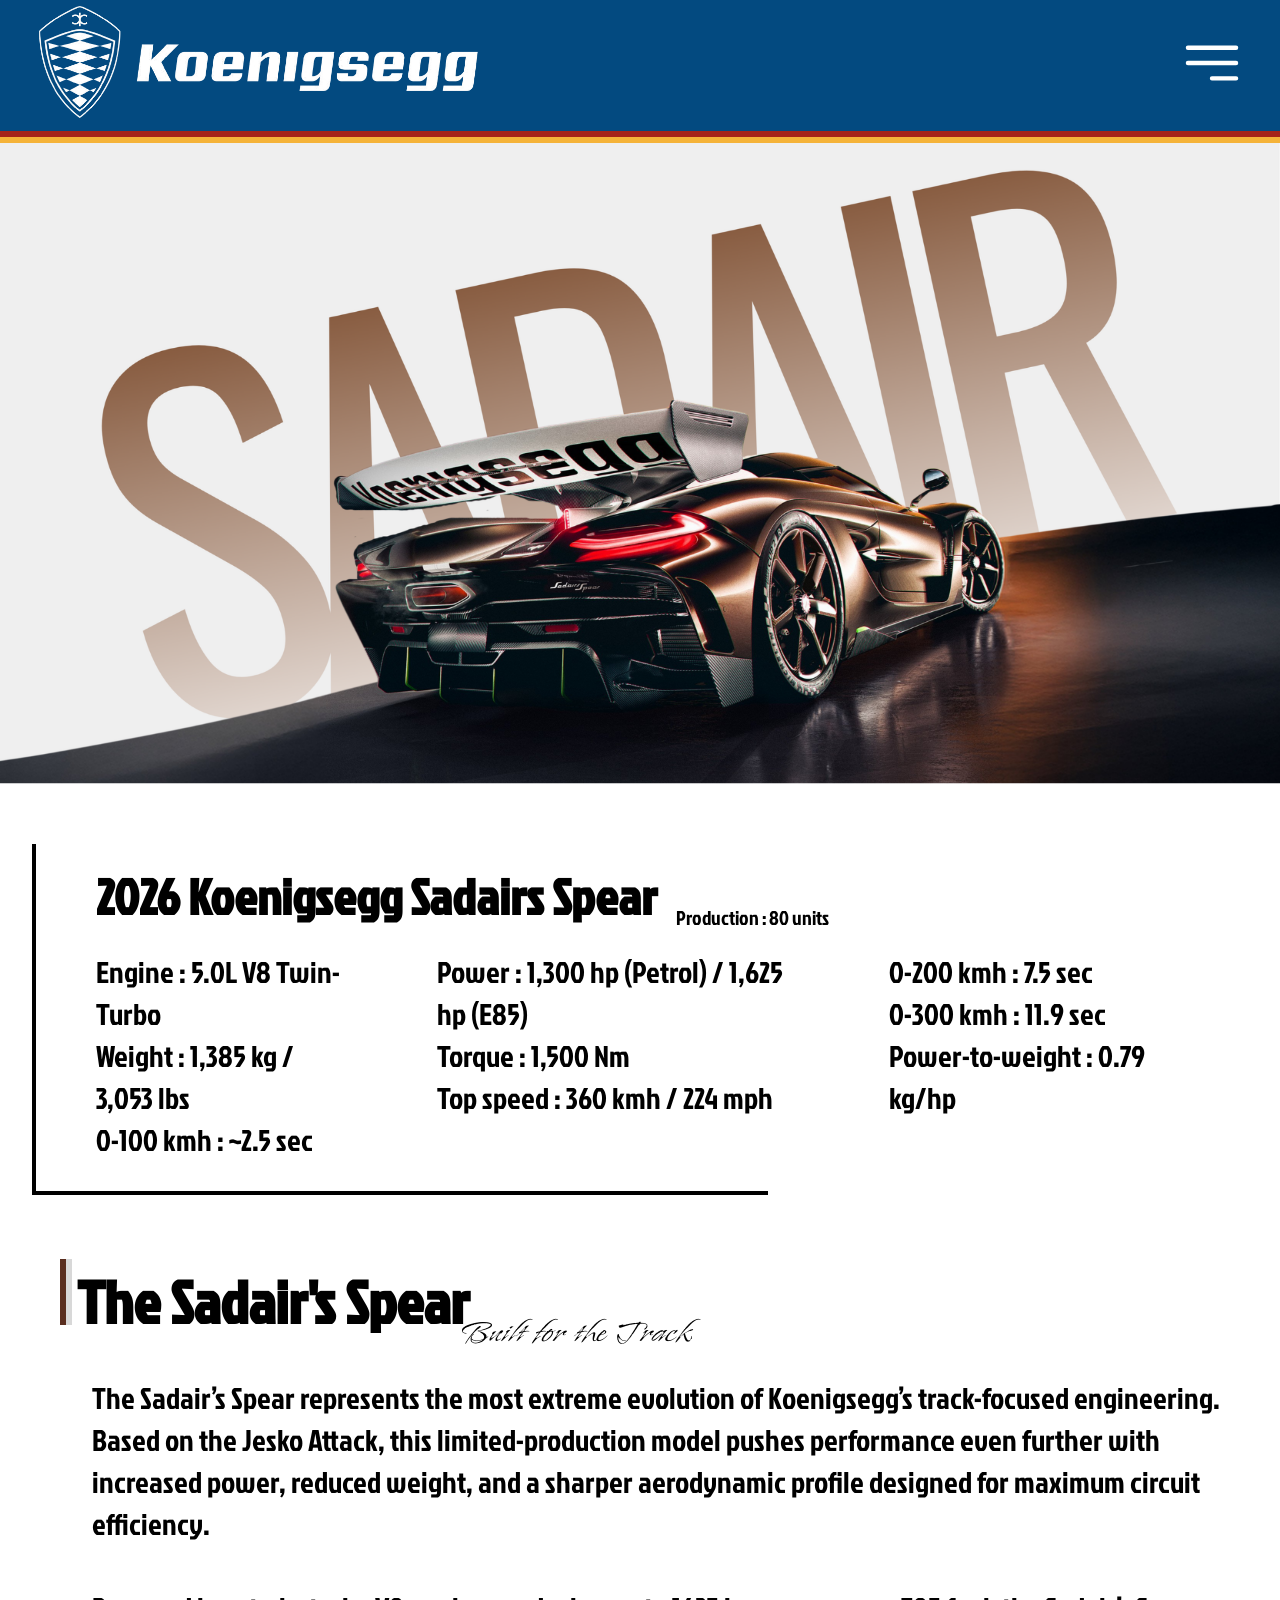
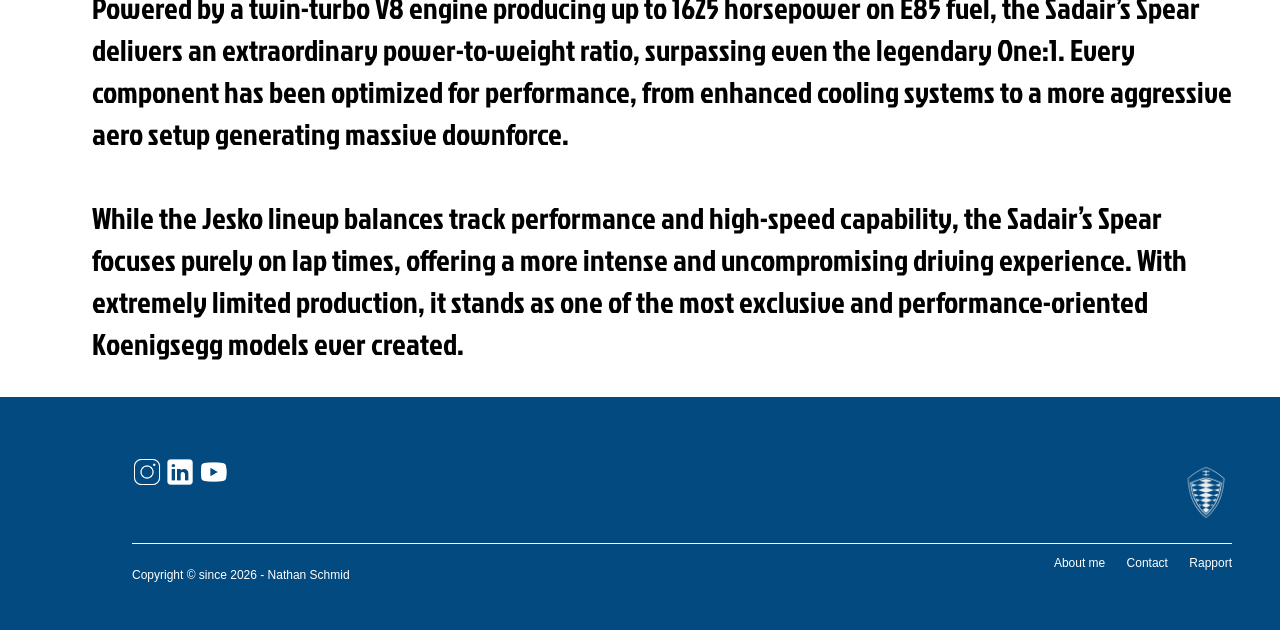
<file: sadairsSpear.html>
<!DOCTYPE html>
<html lang="en">
<head>
    <meta charset="UTF-8">
    <meta name="viewport" content="width=device-width, initial-scale=1.0">
    <link rel="stylesheet" href="media/style.css">
    <link href="https://fonts.googleapis.com/css2?family=Jockey+One&display=swap" rel="stylesheet">
    <link href="https://fonts.googleapis.com/css2?family=Island+Moments&display=swap" rel="stylesheet">
    <link rel="icon" href="media/img/phantom.jpg" >
    <title>Koenigsegg - Sadairs Spear</title>
</head>
<body>
    <header>
    <a href="index.html"><img src="media/img/koenigsegg.png" alt="logo koenigsegg" width="500"></a>
        

        <button popovertarget="menu">
            <svg xmlns="http://www.w3.org/2000/svg" viewBox="0 0 24 24" fill="currentColor" class="size-6">
                <path fill-rule="evenodd" d="M3 6.75A.75.75 0 0 1 3.75 6h16.5a.75.75 0 0 1 0 1.5H3.75A.75.75 0 0 1 3 6.75ZM3 12a.75.75 0 0 1 .75-.75h16.5a.75.75 0 0 1 0 1.5H3.75A.75.75 0 0 1 3 12Zm8.25 5.25a.75.75 0 0 1 .75-.75h8.25a.75.75 0 0 1 0 1.5H12a.75.75 0 0 1-.75-.75Z" clip-rule="evenodd" />
            </svg>
        </button>
        
        <nav popover role="menu" id="menu">
            <button popovertarget="menu" popovertargetaction="hide">
                <svg xmlns="http://w3.org" viewBox="0 0 24 24" width="24" height="24">
                    <path d="M18 6L6 18M6 6l12 12" stroke="white" stroke-width="2" stroke-linecap="round" stroke-linejoin="round"/>
                </svg>


            </button>

            <div>
                <ul class="avantderoulant">
                    <li><a href="index.html">Home</a></li>
                </ul>

                <input type="checkbox" id="check-menu" class="check-menu">
                <label for="check-menu" class="label-menu"> Cars ▼</label>

                <div class="sous-menu-wrapper">
                    <ul class="sous-menu">
                        <li><a class="car" href="jesko.html">Jesko</a></li>
                        <li><a class="car" href="agera.html">Agera</a></li>
                        <li><a class="car" href="regera.html">Regera</a></li>
                        <li><a class="car" href="one1.html">One:1</a></li>
                        <li><a class="car" href="sadairsSpear.html">Sadairs Spear</a></li>
                    </ul>
                </div>
                <ul class="apresderoulant">
                    <li><a href="brand.html">History</a></li>
                    <li><a href="contact.html">Contact</a></li>
                </ul>
            </div>
           
        </nav>
        <div class="rouge"></div>
        <div class="jaunne"></div>
    </header>

    <main>

    <img src="media/img/SADAIR.png" alt="2011-Koenigsegg-Agera-R" width="100%">

            <div class="description">
                <section class="traits">
                    <div class="traitcoter"></div>
                        <div>
                            <h1>2026 Koenigsegg Sadairs Spear</h1>
                            <p class="aprestitre" id="sadairapres">Production : 80 units</p>
                            <div class="text">
                                    <p>
                                        Engine : 5.0L V8 Twin-Turbo <br>
                                        Weight : 1,385 kg / 3,053 lbs <br>
                                        0-100 kmh : ~2.5 sec
                                    </p>

                                    <p>
                                        Power : 1,300 hp (Petrol) / 1,625 hp (E85) <br>
                                        Torque : 1,500 Nm <br>
                                        Top speed : 360 kmh / 224 mph
                                    </p>
                                <p>
                                    0-200 kmh : 7.5 sec <br>
                                    0-300 kmh : 11.9 sec <br>
                                    Power-to-weight : 0.79 kg/hp
                                </p>
                            </div>
                        </div>
                </section>
                <div class="trait"></div>
            </div> 


            <h1 class="titrebas">
            <div class="traitfin" id="brun"></div>
            <div class="traitfin" id="gris"></div>
                The Sadair's Spear
            </h1>

            <p class="soustitre" id="soussadair">Built for the Track</p>

            <div class="description">
                <p class="text">
                    The Sadair’s Spear represents the most extreme evolution of Koenigsegg’s track-focused engineering. 
                    Based on the Jesko Attack, this limited-production model pushes performance even further with increased 
                    power, reduced weight, and a sharper aerodynamic profile designed for maximum circuit efficiency.

                    <br><br>

                    Powered by a twin-turbo V8 engine producing up to 1625 horsepower on E85 fuel, the Sadair’s Spear delivers 
                    an extraordinary power-to-weight ratio, surpassing even the legendary One:1. Every component has been 
                    optimized for performance, from enhanced cooling systems to a more aggressive aero setup generating 
                    massive downforce.

                    <br><br>

                    While the Jesko lineup balances track performance and high-speed capability, the Sadair’s Spear focuses 
                    purely on lap times, offering a more intense and uncompromising driving experience. With extremely limited 
                    production, it stands as one of the most exclusive and performance-oriented Koenigsegg models ever created.
                </p>
            </div>
    </main>


        <footer>      
        <div class="logofooter">
            <div>
                <a href="https://www.instagram.com/nthn.aa_?igsh=MWwzcHpuMXV5NW5lZg%3D%3D&utm_source=qr"><img src="media/img/instagram.png" alt="instagram" width="30"></a>
                <a href="https://www.linkedin.com/in/nathan-schmid-5030b23a5?utm_source=share&utm_campaign=share_via&utm_content=profile&utm_medium"><img src="media/img/linkedin.png" alt="linkedin" width="30"></a>
                <a href="https://www.youtube.com/watch?v=rBPCQQZN2wk"><img src="media/img/youtube.png" alt="youtube" width="30"></a>
            </div>
           <a href="index.html"><img src="media/img/Koenigsegg-Logo.png" alt="logokoenigsegg" width="100"></a>
        </div>
        <div class="trait"></div>
        <div class="basfooter">
            <p>Copyright © since 2026 - Nathan Schmid</p>
             <section>
                <a href="me.html">About me</a>
                <a href="contact.html">Contact</a>
                <a href="rapport.html">Rapport</a>
            </section>
        </div>
    </footer>
</body>
</html>
</file>
<file: media/style.css>
body{
    margin: 0;
}
header{
    background-color: rgb(3, 74, 128) ;

}

.rouge{
    background-color: rgb(166, 35, 25);
    padding: 0.2em;
}
.jaunne{
    background-color: rgb(245, 179, 57);
    padding: 0.2em;
}

/* menu déroulant */
.check-menu {
  display: none;
}

.avantderoulant {
  margin-bottom: 0.2em;
}

.label-menu {
  display: inline-block;
  margin-left: 1.6em;
  color: white;
  cursor: pointer;
  font-size: clamp(14px, 1.5vw, 24px);
  text-decoration: none;
  cursor: pointer;
}

/* Wrapper à ajouter autour de .sous-menu dans ton HTML */
.sous-menu-wrapper {
  display: grid;
  grid-template-rows: 0fr;
  opacity: 0;
  transition: grid-template-rows 0.3s ease, opacity 0.2s ease;
}

.sous-menu {
  list-style: none;
  padding: 0;
  margin-top: 0;
  margin-left: 2.5em;
  margin-bottom: 0;
  overflow: hidden; /* obligatoire pour grid-template-rows */
}

.check-menu:checked ~ .sous-menu-wrapper {
  grid-template-rows: 1fr;
  opacity: 1;
}

.apresderoulant {
  margin-top: 0.2em;
}

/* menu burger */
button{
    background: none;
    border: none;
    float: right;
    margin: 2em;
    cursor: pointer;

    svg{
        color: white;
        width: 70px;
        height: 70px;
    }
}

nav{
    font-family: Arial, Helvetica, sans-serif;
    width: 10%;
    left: auto;
    bottom: auto;
    background-color: rgb(3, 74, 128) ;
    border: none;
    height: 100vh;
    translate: 100% 0 ;
    transition: translate 0.5s, display 0.5s ease-out allow-discrete;

    &:popover-open{
        translate: 0 0;

        @starting-style{
            translate: 100% 0;
        }
    }

    ul{
        list-style-type: none;
        margin-top: 7em; ;

        li{
            padding: 0.2em 0;

            a{
                font-size: clamp(14px, 1.5vw, 24px);
                text-decoration: none;
                color: white;
            }
            .car{
                font-size: 15px;
            }
        }
    }
}

/* partie description des voitures */

.description{
margin: 2em;
border-radius: 1em;
font-family: 'Jockey One', sans-serif ;
    
    .traits{
        display: flex;
    }
    .trait{
        padding: 2px;
        background-color: black;
        margin-bottom: 4em;
        margin-right: 30em;
    }
    .traitcoter{
        background-color: black;
        padding: 2px;
        margin-top: 1.5em;
    }
    h1{
        font-size: clamp(20px, 4vw, 50px);
        margin-left: 1.2em;
    }
    .aprestitre{
        margin-top: -3.5em;
        padding-bottom: 1.5em;
        font-size: clamp(11px, 1.8vw, 20px);
    }
    #ageraapres{
        padding-left: 28em;
    }
    #regeraapres{
    padding-left: 27em;
    }
    #sadairapres{
    padding-left: 32em;
    }
    #oneapres{
        padding-left: 25em;
    }
    .text{
        font-size: clamp(14px, 2.5vw, 30px);
        margin-top: -2em;
        margin-left: 2em;
        display: flex;
        p{
            margin-right: 3em;
        }
    }
}
.titrebas{
    font-family: 'Jockey One', sans-serif ;
    font-size: clamp(25px, 5vw, 60px);
    margin-left: 1em;
    display: flex;

    .traitfin{
        padding: 3px;
        margin-bottom: 0.3em;
    }

    #jaunne{
        background-color: rgb(250, 213, 100);
    }
    
    #bleu{
        background-color: rgb(11, 116, 207);
        margin-right: 5px;
    }
    #noir{
        background-color: rgb(85, 85, 85);
    }
    #rouge{
        background-color: red;
        margin-right: 5px;
    }
    #bleuclair{
    background-color: #1c407a; 
    }
    #gris{
        background-color: #d8d8d8;
        margin-right: 5px;
    }
    #brun{
        background-color: #5A2E1F;
    }
    #orange{
        background-color: rgb(255, 126, 20);
    }
}
.soustitre{
    font-family: 'Island Moments', cursive;
    font-size: clamp(18px, 3.5vw, 40px);
    font-style: italic;
    margin-top: -1.8em;
    padding-bottom: 1em;
}
#sousjesko{
    margin-left: 6.8em;
}
#sousagera{
    margin-left: 7.2em;
}
#sousregera{
    margin-left: 7.9em;
}
#soussadair{
    margin-left: 11.45em;
}
#sousone{
    margin-left: 7em;
}


/* footer */

footer{
    background-color: rgb(3, 74, 128) ;
    color: white;
    font-family: Arial, Helvetica, sans-serif;
    font-size: 12px;
    padding-bottom: 3em;
    
    .logofooter{
        display: flex;
        justify-content: space-between;
        padding: 1em;
        margin-left: 10em;
        margin-right: 1em;
        padding-top: 5em;
    }

    .trait{
        background-color: white;
        padding: 0.5px;
        margin-left: 11em;
        margin-right: 4em;
        margin-bottom: 1em;
    }
    .basfooter{
        display: flex;
        justify-content: space-between;
        margin-left: 11em;
        margin-right: 4em;
        a{
            text-decoration: none;
            color: white;
            padding-left: 1.5em;
        }
        a:hover{
            color: rgb(245, 179, 57);
        }
    }
}

/* responsive pour le header et le footer */

@media (max-width:400px ){

    header{
        img{
            width: 50%;
        }
    }
    button{
    margin: 1em;
    svg{
        width: 30px;
        height: 30px;
    }
    }

    .rouge{
    padding: 0.1em;
    }
    .jaunne{
    padding: 0.1em;
    }  

    .label-menu{
    margin-left: 2.8em;
}

    nav{
        width: 30%;
        height: 100%;
        text-align: start;
        ul{
            margin-top: 1em; ;

            li{
                padding: 0em;

                a{
                    font-size: clamp(11px, 1.8vw, 20px);
                }
                .car{
                    font-size: 11px;
                }
            }
        }
    }

    footer{
    padding-bottom: 1em;
    .logofooter{

        padding: 1em;
        margin-left: 2em;
        margin-right: 0em;
        padding-top: 2em;
    }
    .trait{
        padding: 0.5px;
        margin-left: 3em;
        margin-right: 3em;
        margin-bottom: 1em;
    }
    .basfooter{
        margin-left: 3em;
        margin-right: 3em;
    }
    }   
}

/* responsive pour la partie voitures */

@media (max-width:400px ){


    .description{
        margin: 1em;
        border-radius: 1em;
            .traits{
                display: flex;
            }
            .trait{
                padding: 0px;
                margin-bottom: 2em;
                margin-right: 1em;
            }
            .traitcoter{
                background-color: rgb(0, 0, 0);
                padding: 0px;
            }
            h1{
                margin-left: 1.2em;
                margin-bottom: 0;
            }
            .aprestitre{
                padding-left: 15em;
                margin-top: -1.6em;
                padding-bottom: 1.5em;
            }
            #ageraapres{
                padding-left: 21em;
            }
            #regeraapres{
                padding-left: 20em;
            }
            #sadairapres{
                padding-left: 24em;
            }
            #oneapres{
                padding-left: 19em;
            }
            .text{
                margin-top: 0em;
                margin-left: 0em;
                display: flex;
                flex-direction: column;
                p{
                    margin-right: 0em;
                    padding-left: 1.4em;
                    margin-bottom: 0em;
                }
            }
    }

    .titrebas{
        margin-left: 1em;
        display: flex;

        .jaunne{
            background-color: rgb(250, 213, 100);
            padding: 3px;
            margin-bottom: 0.3em;
        }
        
        .bleu{
            padding: 3px;
            background-color: rgb(11, 116, 207);
            margin-right: 5px;
            margin-bottom: 0.3em;
        }
    }
    .soustitre{
        font-family: 'Island Moments', cursive;
        margin-left: 6.7em;
        margin-top: -1.7em;
        padding-bottom: 0em;
    }
    #sousjesko{
    margin-left: 6.7em;
    }
    #sousagera{
        margin-left: 7.3em;
    }
    #sousregera{
        margin-left: 8em;
    }
    #soussadair{
        margin-left: 11.2em;
    }
    #sousone{
    margin-left: 7em;
}

}
</file>
<file: media/index.css>
.carstitre{
   font-family: 'Jockey One', sans-serif ;
   font-size: clamp(30px, 5vw, 60px);
   padding-left: 2em;
   margin-bottom: 0;
   padding-top: 1em;
}

.voitures{
        font-family: 'Jockey One', sans-serif ;
        padding: 2em;
        padding-bottom: 4em;
        display: flex;
        flex-direction: row;    
        justify-content: space-evenly;
    a{
        text-decoration: none;
        color: black;
        padding: 0.8em;
        margin: 2em;
        border-radius: 0.6em;
        transition: padding 0.6s ease, background-size 0.6s ease, color 0.6s ease;
    }
    p{
        margin: 0;
        font-size: clamp(13px, 1.8vw, 20px);
    }
    .trait{
        padding: 2px;
        background-color: black;
        margin-top: 2em;
        margin-bottom: 2em;
    }
  
}


.hovjesko:hover{
    background-image: url(img/2020-Koenigsegg-Jesko-005-1440w.jpg) ;
    background-size: cover;
    padding: 8vw;
    padding-left: 20vw;
    p{
        color: transparent;
    }
}

.hovagera:hover{
    background-image: url(img/2011-Koenigsegg-Agera-R-003-1080.jpg) ;
    background-size: cover;
    padding: 8vw;
    padding-left: 20vw;
     p{
        color: transparent;
    }
}

.hovregera:hover{
    background-image: url(img/2016-Koenigsegg-Regera-006-2160.jpg) ;
    background-size: cover;
    padding: 8vw;
    padding-left: 20vw;
     p{
        color: transparent;
    }
}

.hovone:hover{
    background-image: url(img/2014-Koenigsegg-Agera-One-1-001-1600.jpg) ;
    background-size: cover;
    padding: 8vw;
    padding-left: 20vw;
     p{
        color: transparent;
    }
}

.hovsadairs:hover{
    background-image: url(img/2026-Koenigsegg-Sadairs-Spear-004-1440w.jpg) ;
    background-size: cover;
    padding: 8vw;
    padding-left: 20vw;
     p{
        color: transparent;
    }
}

.intersection{
    background-color: black;
    padding-bottom: 15em;
    background: linear-gradient(to bottom, rgb(255, 255, 255), transparent 100%) rgb(0, 0, 0);
}

.fond{
    background-color: black;
    color: white;
    padding-bottom: 0;
}
.titre{
    position:sticky;
    top: 0;
    margin: 0;
    display: flex;
    justify-content: space-between;
    padding-top: 5em;
    background-color: rgba(0, 0, 0, 0.514);
    h1{
        margin: 0;
        padding-left: 3em;
        font-family: 'Jockey One', sans-serif ;
        font-style: italic;
        font-size: clamp(36px, 6vw, 80px);
        padding-bottom: 0em;
    }
    p{
        padding-right: 3em;
        padding-top: 1em;
        font-family: 'Jockey One', sans-serif ;
        font-style: italic;
        color: white;
    }
}

.innovations{
    font-family: Arial, Helvetica, sans-serif;
    display: flex;
    justify-content: space-between;
    padding-bottom: 5em;

    .texte{
        padding-left: 2em;
        padding-right: 2em;
        display: flex;
        flex-direction: column;
        h2{
            font-size: clamp(18px, 2.2vw, 30px);
            font-family: 'Jockey One', sans-serif ;
        }
    }
    p{
        font-family:'Lucida Sans', 'Lucida Sans Regular', 'Lucida Grande', 'Lucida Sans Unicode', Geneva, Verdana, sans-serif;
    }
    a{
        text-decoration: none;
        font-family: 'Jockey One', sans-serif ;
        font-style: italic;
        color: white;
        border: solid 2px white ;
        padding: 0.8em;
        margin-right: 2em;
        margin-left: auto;
        margin-top: 2em;
        text-align: center;
        border-radius: 1em;
        width: 15%;
        background-size: 300% 100%;
        background-image: linear-gradient(to right, #202020, #494949, #8d8d8d, #000000);
        moz-transition: all .4s ease-in-out;
        -o-transition: all .4s ease-in-out;
        -webkit-transition: all .4s ease-in-out;
        transition: all .4s ease-in-out;
    }
    a:hover{
        background-position: 100% 0;
        moz-transition: all .4s ease-in-out;
        -o-transition: all .4s ease-in-out;
        -webkit-transition: all .4s ease-in-out;
        transition: all .4s ease-in-out;
        background-image: linear-gradient(to right, #222529, #494949, #686868, #3d3d3d);
    }

}

@media (max-width:400px ){
   .carstitre{
    padding-left: 0em;
    text-align: center;
    }

    .voitures{
    padding: 2em;
    padding-bottom: 1em;
        a{
            margin: 0em;
        }
        .trait{
            margin-top: 0.5em;
            margin-bottom: 0.5em;
        }
    } 

    .intersection{
    padding-bottom: 5em;
    }

    .titre{
        h1{
            padding-left: 0.5em;
            padding-bottom: 0em;
        }
        p{
            padding-right: 1em;
            padding-top: 1.5em;
        }
    }

    .innovations{
        flex-direction: column;
            img{
                width: 100%;
                height: 100%;
            }
            .texte{
                padding-left: 2em;
                padding-right: 2em;
                font-size: 12px;
            }
            a{
                padding: 0.8em;
                margin-left: auto;
                margin-top: 1em;
                border-radius: 1em;
            }
        }
    #innovalve{
         flex-direction: column-reverse;
    }

}
</file>
<file: media/brand.css>
.title{
    display: flex;
    justify-content: space-around;
    flex-direction: column;
    padding-left: 10%;
    h1{
        font-family: 'Jockey One', sans-serif ;
        font-size: 50px;
        display: flex;
        flex-direction: row;
        margin-bottom: 0;
        p{
            font-size: 30px;
            margin-top: 0.75em;
            padding-left:0.5em ;
            padding-right: 0.5em;
            margin-bottom: 0;
        }
    }
    .founder{
        font-family: 'Courier New', Courier, monospace;
        padding-bottom: 15em;
        margin-top: 0;
        margin-left: 0.5%;
    }
}

.titletop{
    display: flex;
    flex-direction: row;
    padding-top: 3%;
    padding-bottom: 7%;
    padding-right: 4% ;
    
    .imglogo{
        width: 20%;
        margin-top: 8%;
        padding-right: 2%;
    }
}

#texte{
    padding-bottom: 3%;
    margin-left: 7%;
    margin-right: 7%;
}


@media (max-width:400px ){
.title{
    padding-left: 10%;
    h1{
        font-size: 30px;
        p{
            font-size: 15px;
            margin-top: 1.05em;
        }
    }
    .founder{
        font-size: 13px;
        margin-bottom: 0;
        padding-bottom: 0;
    }
}

.titletop{
    display: flex;
    flex-direction: column;
    padding-top: 0;

    .imglogo{
        width: 100%;
        margin-top: 0;
        margin-right: auto;
        margin-left: auto;
    }
    .noirblanc{
        margin-left: 10%;
        margin-right: auto;
        width: 100%;
    }
}
}
</file>
<file: media/contact.css>
body{
    background-color: rgb(32, 32, 32);
    background-image:  linear-gradient(rgba(0, 0, 0, 0.75), rgba(0, 0, 0, 0.75)), url(img/2020-Koenigsegg-Jesko-005-1440w.jpg);
}

.marge{
    padding: 3em;
}

main{
    text-align: center;
    color: rgb(255, 255, 255);
    font-family: 'Jockey One', sans-serif ;
    
   .hero{
        text-align: center;
        padding: 4rem 1.5rem 2rem;

        .label {
            font-size: 0.72rem;
            letter-spacing: 0.25em;
            margin: 0;
            color: rgb(245, 179, 57);
        }
        
        h1{
            font-size: 80px;
            letter-spacing: 1px;
            margin: 0;
        }

        .sub{
            max-width: 360px;
            margin-inline: auto;
            color: rgb(129, 129, 129);
        }
   }

.message{
    background-color:  rgba(66, 66, 66, 0.897);
    margin-left: 34%;
    margin-right: 34%;
    padding: 3em;
    border-radius: 1em;  
    margin-bottom: 6em;
    align-items: center;
    #mess{
        padding:0.8em ;
       
        #message-id{
            height: 8em;
            padding-right: 70%;
            margin: auto ;
       }
    }
}

.messouge{
    margin-left:3%;
}

}
.row-2{
    padding: 0.5em;
    display: flex;
    justify-content: space-around; 
}

.field{
    display: flex;
    flex-direction: column;
    align-items: start;    
    
    label{
        padding-left: 15px;
        margin-bottom: 5px;
    }     
}

input,textarea{
    background-color: rgb(32, 32, 32);
    border: none;
    border: solid 0.1px rgb(75, 75, 75);
    border-radius: 0.8em;
    font-size: 1em;
    padding: 1em;
    margin-right: 1em;
    outline-color:rgb(245, 179, 57);
    color: white;
}

.divider{
    background-color: rgb(85, 85, 85);
    padding: 0.5px;
    margin: 3%;

}

.submit-row {
    display: flex;
    align-items: center;
    padding-left: 0.6em;
    justify-content: space-between;
}

.btn-submit {
    background: rgb(245, 179, 57);
    color: #0e0e0e;
    border-radius: 1em;
    padding: 0.8em;
    font-size: 1.1em;
    font-family: 'Jockey One', sans-serif ;
    transition: background-color 0.2s;
}

.btn-submit:hover {
    background-color: rgb(136, 100, 33);
}


/* responsive pour la partie contact */


@media (max-width:400px ){

body{
    background-size: 300%;
}

.marge{
    padding: 0em;
}

main{
   .hero{
        .label {
            font-size: 10px;
        }
        h1{
            font-size: 50px;
        }
   }

.message{
    background-color:  rgba(66, 66, 66, 0.589);
    margin-left: 6%;
    margin-right: 6%;
    padding: 0em;
    border-radius: 1em;  
    margin-bottom: 3em;
    align-items: center;
    #mess{
        padding:0.8em ;
       
        #message-id{
            font-size: 10px;
            height: 3em;
            padding-right: 56%;
            margin-left: auto;
            margin-right: auto;
       }
    }
}

}
.row-2{
    padding: 0.5em;
    display: flex;
    justify-content: space-around; 
}

.field{
    display: flex;
    flex-direction: column;
    align-items: start;   
    padding-left:0.3% ;
    
    label{
        padding-left: 8px;
        font-size: 15px; 
        margin-bottom: 5px;
    }     
}

input,textarea{
    background-color: rgb(32, 32, 32);
    border: none;
    border: solid 0.1px rgb(75, 75, 75);
    border-radius: 0.8em;
    font-size: 0.57em;
    padding: 0.8em;
    padding-right: 0.1%;
    margin-right: 1em;
    outline-color:rgb(245, 179, 57);
    color: white;
}

.divider{
    background-color: rgb(85, 85, 85);
    padding: 0.5px;
    margin-top: 1em ;
    margin-bottom: 0em;
    margin-left: 1em;
    margin-right: 1em;
}

.submit-row {
    display: flex;
    align-items: center;
    padding-left: 0.6em;
    justify-content: space-between;
}

.btn-submit {
    background: rgb(245, 179, 57);
    color: #0e0e0e;
    border-radius: 1em;
    padding: 0.8em;
    font-size: 0.8em;
    font-family: 'Jockey One', sans-serif ;
    transition: background-color 0.2s;
}

.btn-submit:hover {
    background-color: rgb(136, 100, 33);
}
.hint{
    font-size: 12px;
}


}
</file>
<file: media/me.css>
body{
    background-color: rgb(32, 32, 32);
    background-image:  linear-gradient(rgba(0, 0, 0, 0.8), rgba(0, 0, 0, 0.8)), url(img/koenigsegg_jesko_absolut_prototype_2022_4k_8k-3840x2160.jpg);
    background-size:cover;
}

main{
    padding-left: 20%;
    padding-right:  20%;
    color: rgb(255, 255, 255);
    font-family: 'Jockey One', sans-serif ;

    .avanttitre {
            text-align: center;
        font-size: 0.72rem;
        letter-spacing: 0.25em;
        margin: 0;
        color: rgb(245, 179, 57);
        padding-top: 6em;
        font-weight: 800;
    }
        
    h1{
        text-align: center;
        font-size: 80px;
        letter-spacing: 1px;
        margin: 0;
        font-weight: 800;
    }
    .imagemoi{
        width: 25%;
        margin-top: 3.1%;
        margin-right: 3.1%;
        margin-bottom: 3.1%;
        border-radius: 1em;
        border: solid 1px rgb(85, 85, 85);
    }
}


.haut{
    display: flex;
}

.paragraphe{
    padding: 2em;
    margin: 2em;
    border: solid 1px rgb(85, 85, 85);
    background-color: rgb(53, 53, 53);
    border-radius: 1em;
    font-size: 18px;
    strong{
        color: rgb(245, 179, 57);
        font-weight: lighter;
    }
}

.titre2{
padding-left: 0.5em;
border-left: solid;
margin: 1.5em;
color: rgb(245, 179, 57);
}

.fin{
    margin: 2em;
    display: flex;
    flex-direction: row;
    img{
        height: 240px;
        border-top-left-radius:1em ;
        border-top-right-radius: 1em;
    }
}

.motif{
    display: flex;
    flex-direction: column;
    background-color: rgb(53, 53, 53);
    border: solid 1px rgb(85, 85, 85);
    margin: auto;
    border-radius: 1em;
    h3{
        padding-left: 1em;
        font-weight: lighter;
        font-size: 20px;
        margin-bottom: 0;
    }
    p{
        padding-left: 1em;
        margin: 0.2em;
        margin-bottom: 1em;
    }
    transition: border-color 0.2s, transform 0.2s; 
}

.motif:hover{
    border-color:  rgb(245, 179, 57);
    transform: translateY(-5px);
}




@media (max-width:400px ){

body{
    background-image: none;
}

main{
    padding-left: 0%;
    padding-right:  0%;
        
    h1{
        font-size: 60px;
    }
    .imagemoi{
        width: 60%;
        margin: 0;
        margin-left: auto;
        margin-right: auto;
    }
}

.haut{
    display: flex;
    flex-direction: column;
}

.paragraphe{
    padding: 1.5em;
    margin: 1.5em;
    font-size: 14px;
}

.fin{
    flex-direction: column;
    img{
        height: 200px;
    }
}

.motif{
    margin-top: 0.5em;
    margin-bottom: 0.5em;
}
}
</file>
<file: media/rapport.css>
main{
    font-family: Arial, Helvetica, sans-serif;
}
.info{
    padding-right: 10%;
    padding-left: 10%;
    background-color: rgb(27, 27, 27);
    color: white;
    padding-bottom: 2em;
    .minititre{
        padding-top: 3em;
        font-size: 15px;
        margin-bottom: 0;
    }
    strong{
            color: rgb(255, 200, 98);
        }
    h1{
        font-size: 80px;
        margin-top: 0;
        margin-bottom: 0;
        padding-top: 0;
        
    }
    .divid{
        margin: 1.5em;
        margin-left: 0.5em;
        background-color: rgb(255, 200, 98);
        padding: 1px;
        margin-right: 90%;
    }
    p{
        letter-spacing: 1px;
        color: rgba(255, 255, 255, 0.733);
        margin: 10px;
        font-family: 'Jockey One', sans-serif ;
        font-size: 20px;
    }
}

.lieninfo{
    padding-right: 10%;
    padding-left: 10%;
    font-style: italic;
    p{
        padding: 0.5em;
        font-size: 20px;
        border-bottom: solid black 1px;
        margin-bottom: 2em;
        margin-top: 2em;
    }
    a{
        text-decoration: none;
        color:black;
        padding: 0.5em;
        border-left:solid  rgb(255, 200, 98) 1px ;
        border-bottom:solid rgb(255, 200, 98) 1px ;
    }
    a:hover{
        border-color: black;
    }
}
h2{
    margin-top: 3em;
    padding-right: 10%;
    padding-left: 10%;
}

.maquette{
    padding-left: 15%;
    padding-right: 15%;
    margin: 2em;
    display: flex;
    flex-direction: row;
    
    img{
        margin: 2em;
        height: 240px;
        border-radius:1em ;
        transition:transform 0.2s; 
    }
    img:hover{
    transform: translateY(-5px);
}
}
</file>
